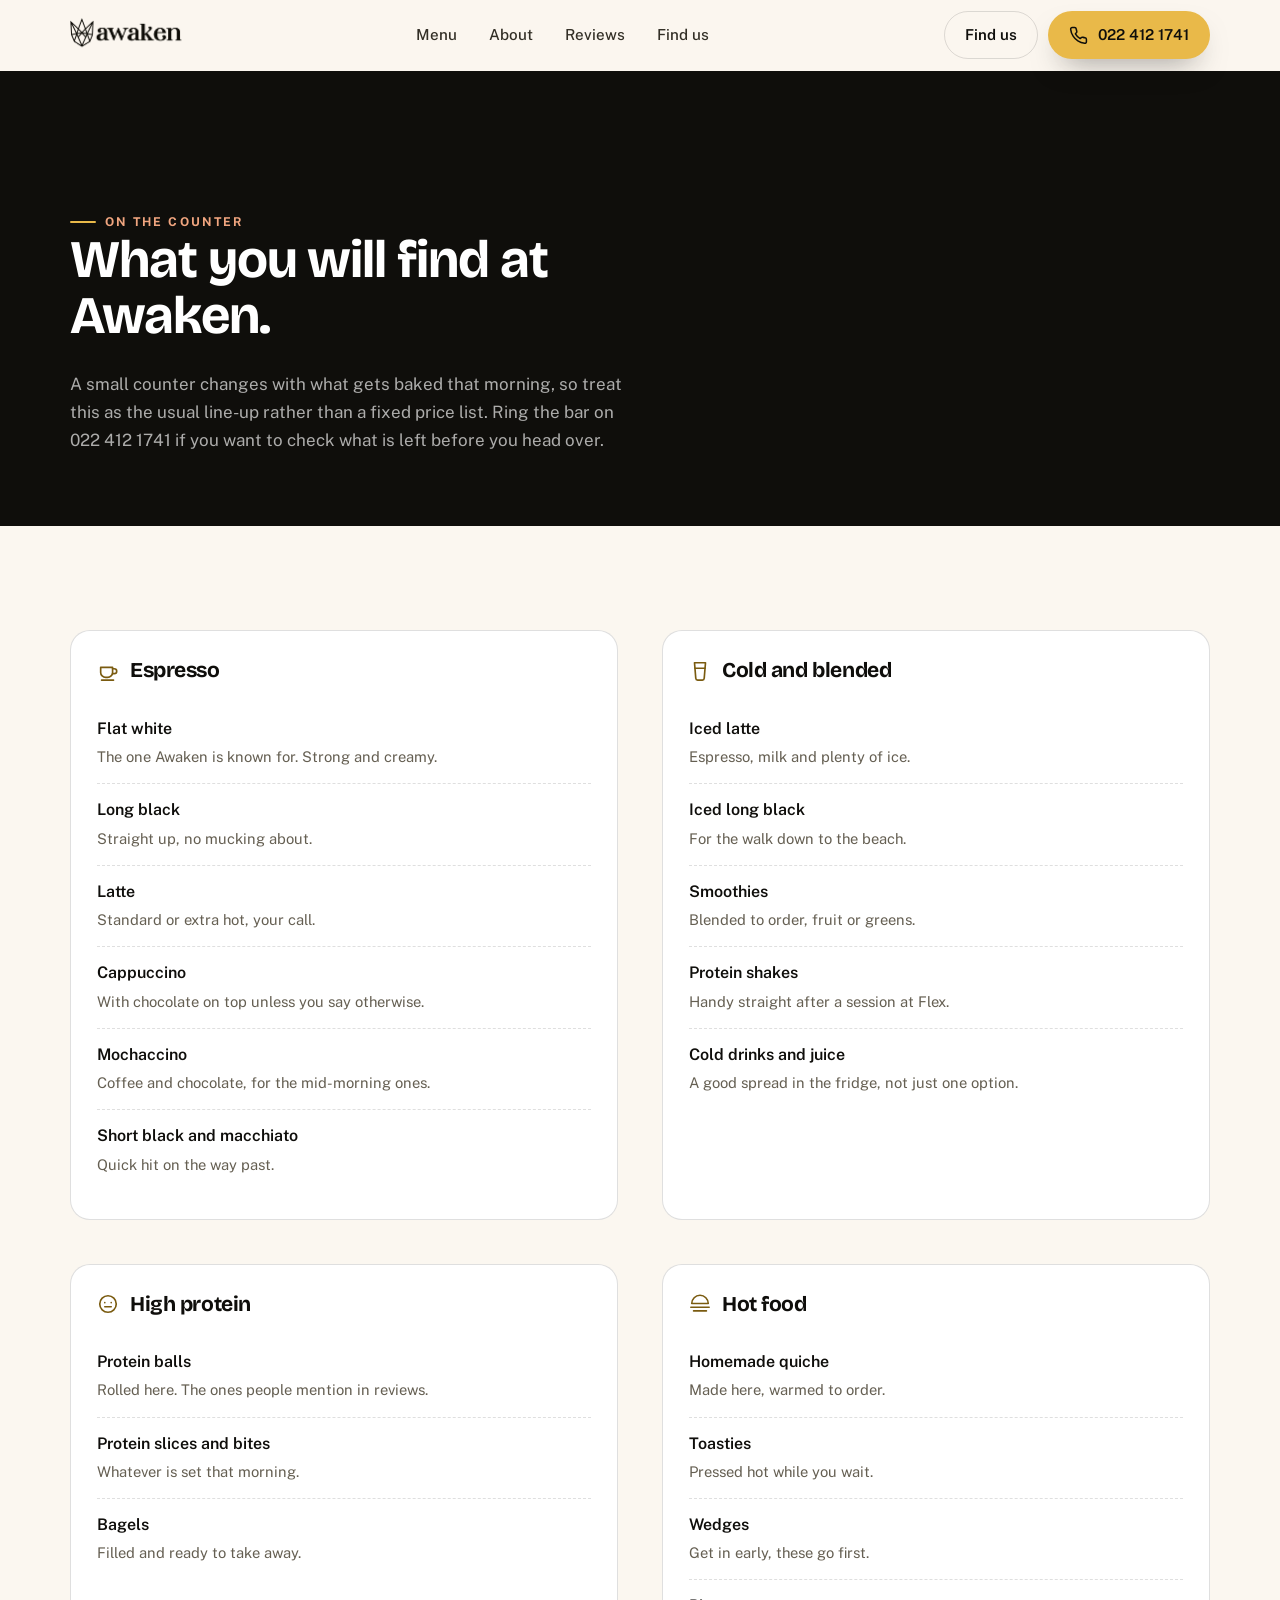
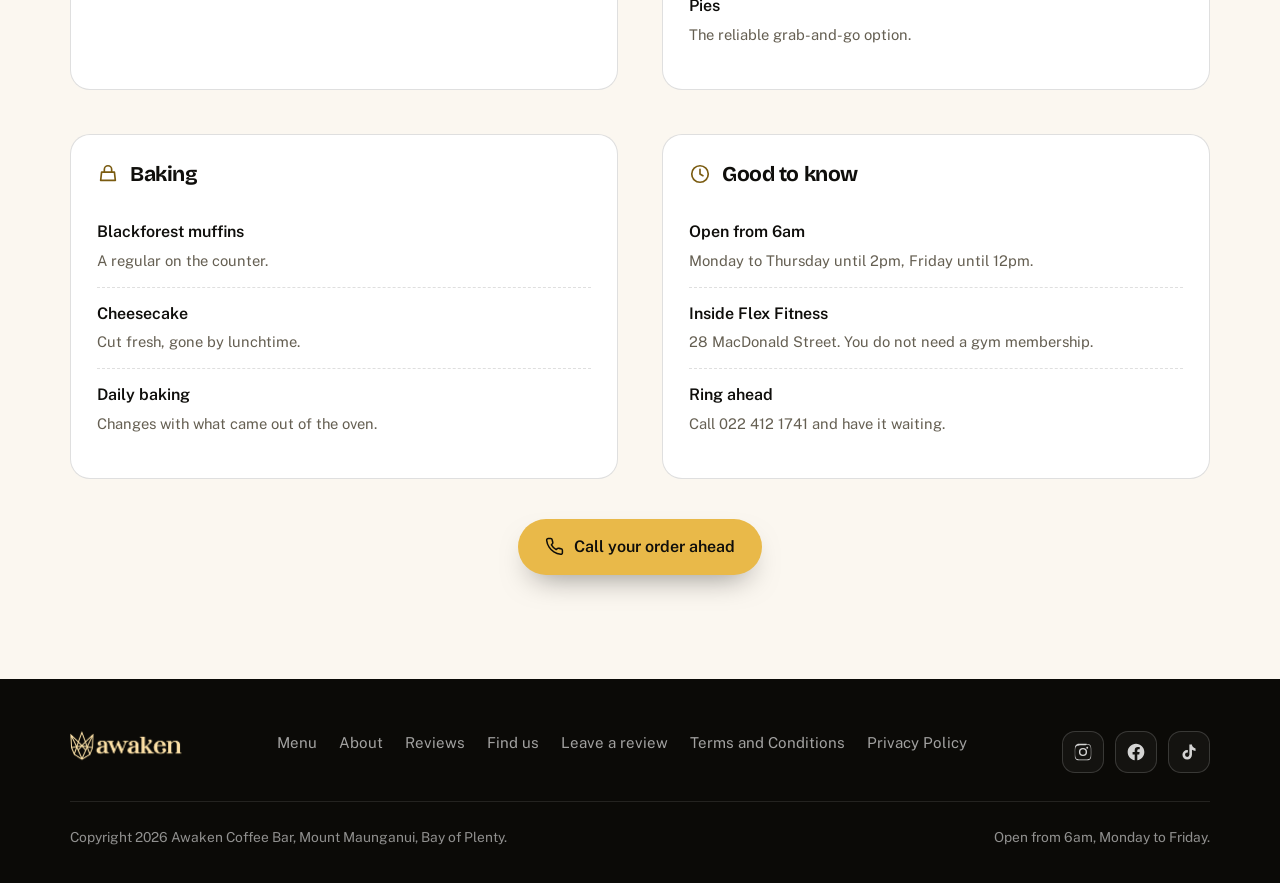
<file: menu.html>
<!DOCTYPE html>
<html lang="en-NZ">
<head>
<meta charset="utf-8">
<meta name="viewport" content="width=device-width, initial-scale=1">
<title>Menu | Awaken Coffee Bar, Mount Maunganui</title>
<meta name="description" content="What is on the counter at Awaken Coffee Bar, 28 MacDonald Street, Mount Maunganui. Coffee, cold drinks, smoothies, protein balls, quiche and baking made in-house.">
<meta name="theme-color" content="#16110D">

<meta property="og:type" content="website">
<meta property="og:title" content="Menu | Awaken Coffee Bar, Mount Maunganui">
<meta property="og:description" content="Coffee, cold drinks, smoothies, protein balls, quiche and baking made in-house. Open from 6am weekdays.">
<meta property="og:image" content="https://awaken-coffee-bar-demo.vercel.app/img/interior-wide.webp">

<link rel="icon" href="data:image/svg+xml,%3Csvg xmlns='http://www.w3.org/2000/svg' viewBox='0 0 64 64'%3E%3Crect width='64' height='64' rx='16' fill='%2316110D'/%3E%3Cpath d='M16 24h26v12a11 11 0 0 1-11 11h-4a11 11 0 0 1-11-11V24Zm26 3h4a5 5 0 0 1 0 10h-4M18 54h26' fill='none' stroke='%23D2501C' stroke-width='4' stroke-linecap='round' stroke-linejoin='round'/%3E%3C/svg%3E">
<link rel="preconnect" href="https://fonts.googleapis.com">
<link rel="preconnect" href="https://fonts.gstatic.com" crossorigin>
<link href="https://fonts.googleapis.com/css2?family=Bricolage+Grotesque:opsz,wght@12..96,400;12..96,600;12..96,700;12..96,800&family=Public+Sans:wght@400;500;600;700&display=swap" rel="stylesheet">
<link rel="stylesheet" href="assets/styles.css">
<noscript><style>#intro{display:none !important;}.rv{opacity:1 !important;transform:none !important;}</style></noscript>
</head>
<body>

<div id="intro"><div class="intro-mark"><img src="img/awaken-logo.png" alt="Awaken Coffee Bar" width="900" height="274"><small>Mount Maunganui</small></div></div>

<header class="nav">
  <div class="wrap nav-in">
    <a class="brand" href="index.html" aria-label="Awaken Coffee Bar home">
      <img class="brand-logo" src="img/awaken-logo.png" alt="Awaken Coffee Bar" width="900" height="274">
    </a>
    <nav class="nav-links" aria-label="Primary">
      <a href="index.html#menu">Menu</a>
      <a href="index.html#about">About</a>
      <a href="index.html#reviews">Reviews</a>
      <a href="index.html#find-us">Find us</a>
    </nav>
    <div class="nav-cta">
      <a class="btn btn-ghost" href="index.html#find-us">Find us</a>
      <a class="btn btn-primary" href="tel:+64224121741">
        <svg viewBox="0 0 24 24" fill="none" stroke="currentColor" stroke-width="1.9" stroke-linecap="round" stroke-linejoin="round" aria-hidden="true"><path d="M22 16.9v3a2 2 0 0 1-2.2 2 19.8 19.8 0 0 1-8.6-3.1 19.5 19.5 0 0 1-6-6A19.8 19.8 0 0 1 2.1 4.2 2 2 0 0 1 4.1 2h3a2 2 0 0 1 2 1.7c.1 1 .4 1.9.7 2.8a2 2 0 0 1-.5 2.1L8.1 9.9a16 16 0 0 0 6 6l1.3-1.2a2 2 0 0 1 2.1-.5c.9.3 1.8.6 2.8.7a2 2 0 0 1 1.7 2Z"/></svg>
        022 412 1741
      </a>
      <button class="burger" aria-label="Open menu" aria-expanded="false">
        <svg viewBox="0 0 24 24" fill="none" stroke="currentColor" stroke-width="2" stroke-linecap="round" aria-hidden="true"><path d="M4 7h16M4 12h16M4 17h16"/></svg>
      </button>
    </div>
  </div>
  <div class="mobile-menu">
    <ul>
      <li><a href="index.html#menu">Menu</a></li>
      <li><a href="index.html#about">About Awaken</a></li>
      <li><a href="index.html#reviews">Google reviews</a></li>
      <li><a href="index.html#find-us">Find us</a></li>
      <li><a href="tel:+64224121741">Call 022 412 1741</a></li>
    </ul>
  </div>
</header>

<section class="page-head">
  <div class="wrap">
    <p class="eyebrow" style="color:#F0A57F;">On the counter</p>
    <h1>What you will find at Awaken.</h1>
    <p>A small counter changes with what gets baked that morning, so treat this as the usual line-up rather than a fixed price list. Ring the bar on 022 412 1741 if you want to check what is left before you head over.</p>
  </div>
</section>

<section class="band-bone">
  <div class="wrap">
    <div class="menu-groups">

      <div class="menu-group rv">
        <h3>
          <svg viewBox="0 0 24 24" fill="none" stroke="currentColor" stroke-width="1.8" stroke-linecap="round" stroke-linejoin="round" aria-hidden="true"><path d="M4 8h13v5.5A5.5 5.5 0 0 1 11.5 19h-2A5.5 5.5 0 0 1 4 13.5V8Z"/><path d="M17 9.5h1.8a2.7 2.7 0 0 1 0 5.4H17"/><path d="M5 22h13"/></svg>
          Espresso
        </h3>
        <ul class="menu-list">
          <li><strong>Flat white</strong><span>The one Awaken is known for. Strong and creamy.</span></li>
          <li><strong>Long black</strong><span>Straight up, no mucking about.</span></li>
          <li><strong>Latte</strong><span>Standard or extra hot, your call.</span></li>
          <li><strong>Cappuccino</strong><span>With chocolate on top unless you say otherwise.</span></li>
          <li><strong>Mochaccino</strong><span>Coffee and chocolate, for the mid-morning ones.</span></li>
          <li><strong>Short black and macchiato</strong><span>Quick hit on the way past.</span></li>
        </ul>
      </div>

      <div class="menu-group rv">
        <h3>
          <svg viewBox="0 0 24 24" fill="none" stroke="currentColor" stroke-width="1.8" stroke-linecap="round" stroke-linejoin="round" aria-hidden="true"><path d="M6 3h12l-1.4 17a2 2 0 0 1-2 1.9h-5.2a2 2 0 0 1-2-1.9L6 3Z"/><path d="M6.6 9h10.8"/></svg>
          Cold and blended
        </h3>
        <ul class="menu-list">
          <li><strong>Iced latte</strong><span>Espresso, milk and plenty of ice.</span></li>
          <li><strong>Iced long black</strong><span>For the walk down to the beach.</span></li>
          <li><strong>Smoothies</strong><span>Blended to order, fruit or greens.</span></li>
          <li><strong>Protein shakes</strong><span>Handy straight after a session at Flex.</span></li>
          <li><strong>Cold drinks and juice</strong><span>A good spread in the fridge, not just one option.</span></li>
        </ul>
      </div>

      <div class="menu-group rv">
        <h3>
          <svg viewBox="0 0 24 24" fill="none" stroke="currentColor" stroke-width="1.8" stroke-linecap="round" stroke-linejoin="round" aria-hidden="true"><circle cx="12" cy="12" r="9"/><path d="M8.5 10.5h.01M15.5 10.5h.01M8.5 15h7"/></svg>
          High protein
        </h3>
        <ul class="menu-list">
          <li><strong>Protein balls</strong><span>Rolled here. The ones people mention in reviews.</span></li>
          <li><strong>Protein slices and bites</strong><span>Whatever is set that morning.</span></li>
          <li><strong>Bagels</strong><span>Filled and ready to take away.</span></li>
        </ul>
      </div>

      <div class="menu-group rv">
        <h3>
          <svg viewBox="0 0 24 24" fill="none" stroke="currentColor" stroke-width="1.8" stroke-linecap="round" stroke-linejoin="round" aria-hidden="true"><path d="M3 11.5a9 9 0 0 1 18 0Z"/><path d="M2 15.5h20M5 19.5h14"/></svg>
          Hot food
        </h3>
        <ul class="menu-list">
          <li><strong>Homemade quiche</strong><span>Made here, warmed to order.</span></li>
          <li><strong>Toasties</strong><span>Pressed hot while you wait.</span></li>
          <li><strong>Wedges</strong><span>Get in early, these go first.</span></li>
          <li><strong>Pies</strong><span>The reliable grab-and-go option.</span></li>
        </ul>
      </div>

      <div class="menu-group rv">
        <h3>
          <svg viewBox="0 0 24 24" fill="none" stroke="currentColor" stroke-width="1.8" stroke-linecap="round" stroke-linejoin="round" aria-hidden="true"><path d="M4 19h16l-1-9H5l-1 9Z"/><path d="M8 10V7a4 4 0 0 1 8 0v3"/></svg>
          Baking
        </h3>
        <ul class="menu-list">
          <li><strong>Blackforest muffins</strong><span>A regular on the counter.</span></li>
          <li><strong>Cheesecake</strong><span>Cut fresh, gone by lunchtime.</span></li>
          <li><strong>Daily baking</strong><span>Changes with what came out of the oven.</span></li>
        </ul>
      </div>

      <div class="menu-group rv">
        <h3>
          <svg viewBox="0 0 24 24" fill="none" stroke="currentColor" stroke-width="1.8" stroke-linecap="round" stroke-linejoin="round" aria-hidden="true"><circle cx="12" cy="12" r="9"/><path d="M12 7v5l3.2 1.9"/></svg>
          Good to know
        </h3>
        <ul class="menu-list">
          <li><strong>Open from 6am</strong><span>Monday to Thursday until 2pm, Friday until 12pm.</span></li>
          <li><strong>Inside Flex Fitness</strong><span>28 MacDonald Street. You do not need a gym membership.</span></li>
          <li><strong>Ring ahead</strong><span>Call 022 412 1741 and have it waiting.</span></li>
        </ul>
      </div>

    </div>

    <div class="rev-more rv" style="margin-top:40px;gap:12px;flex-wrap:wrap;">
      <a class="btn btn-primary" href="tel:+64224121741">
        <svg viewBox="0 0 24 24" fill="none" stroke="currentColor" stroke-width="1.9" stroke-linecap="round" stroke-linejoin="round" aria-hidden="true"><path d="M22 16.9v3a2 2 0 0 1-2.2 2 19.8 19.8 0 0 1-8.6-3.1 19.5 19.5 0 0 1-6-6A19.8 19.8 0 0 1 2.1 4.2 2 2 0 0 1 4.1 2h3a2 2 0 0 1 2 1.7c.1 1 .4 1.9.7 2.8a2 2 0 0 1-.5 2.1L8.1 9.9a16 16 0 0 0 6 6l1.3-1.2a2 2 0 0 1 2.1-.5c.9.3 1.8.6 2.8.7a2 2 0 0 1 1.7 2Z"/></svg>
        Call your order ahead
      </a>
    </div>
  </div>
</section>

<footer class="foot">
  <div class="wrap">
    <div class="foot-top">
      <a class="brand" href="index.html">
        <img class="brand-logo" src="img/awaken-logo.png" alt="Awaken Coffee Bar" width="900" height="274">
      </a>
      <nav class="foot-links" aria-label="Footer">
        <a href="index.html#menu">Menu</a>
        <a href="index.html#about">About</a>
        <a href="index.html#reviews">Reviews</a>
        <a href="index.html#find-us">Find us</a>
        <a href="https://search.google.com/local/writereview?placeid=ChIJcR1dC3DZbW0RlMDlcSZtqz4" target="_blank" rel="noopener">Leave a review</a>
        <a href="terms.html">Terms and Conditions</a>
        <a href="privacy.html">Privacy Policy</a>
      </nav>
      <div class="socials">
        <a href="https://www.instagram.com/awakencoffee_mount/" target="_blank" rel="noopener" aria-label="Awaken Coffee on Instagram">
          <svg viewBox="0 0 24 24" fill="currentColor" aria-hidden="true"><path d="M12 2.2c3.2 0 3.6 0 4.9.07 1.2.05 1.8.25 2.2.42.6.22 1 .48 1.4.9.4.4.7.8.9 1.4.2.4.4 1 .4 2.2.1 1.3.1 1.7.1 4.9s0 3.6-.1 4.9c0 1.2-.2 1.8-.4 2.2-.2.6-.5 1-.9 1.4-.4.4-.8.7-1.4.9-.4.2-1 .4-2.2.4-1.3.1-1.7.1-4.9.1s-3.6 0-4.9-.1c-1.2 0-1.8-.2-2.2-.4-.6-.2-1-.5-1.4-.9-.4-.4-.7-.8-.9-1.4-.2-.4-.4-1-.4-2.2C2.2 15.6 2.2 15.2 2.2 12s0-3.6.1-4.9c0-1.2.2-1.8.4-2.2.2-.6.5-1 .9-1.4.4-.4.8-.7 1.4-.9.4-.2 1-.4 2.2-.4C8.4 2.2 8.8 2.2 12 2.2Zm0 1.8c-3.1 0-3.5 0-4.7.07-1.1.05-1.7.24-2.1.4-.5.2-.9.44-1.3.84-.4.4-.64.8-.84 1.3-.16.4-.35 1-.4 2.1C2.6 8.9 2.6 9.3 2.6 12s0 3.1.06 4.3c.05 1.1.24 1.7.4 2.1.2.5.44.9.84 1.3.4.4.8.64 1.3.84.4.16 1 .35 2.1.4 1.2.06 1.6.06 4.7.06s3.5 0 4.7-.06c1.1-.05 1.7-.24 2.1-.4.5-.2.9-.44 1.3-.84.4-.4.64-.8.84-1.3.16-.4.35-1 .4-2.1.06-1.2.06-1.6.06-4.3s0-3.1-.06-4.3c-.05-1.1-.24-1.7-.4-2.1-.2-.5-.44-.9-.84-1.3-.4-.4-.8-.64-1.3-.84-.4-.16-1-.35-2.1-.4C15.5 4 15.1 4 12 4Zm0 3.1a4.9 4.9 0 1 1 0 9.8 4.9 4.9 0 0 1 0-9.8Zm0 8.08a3.18 3.18 0 1 0 0-6.36 3.18 3.18 0 0 0 0 6.36Zm6.24-8.28a1.14 1.14 0 1 1-2.28 0 1.14 1.14 0 0 1 2.28 0Z"/></svg>
        </a>
        <a href="https://www.facebook.com/awakencoffeecart/" target="_blank" rel="noopener" aria-label="Awaken Coffee on Facebook">
          <svg viewBox="0 0 24 24" fill="currentColor" aria-hidden="true"><path d="M22 12.06C22 6.5 17.52 2 12 2S2 6.5 2 12.06c0 5 3.66 9.15 8.44 9.94v-7.03H7.9v-2.9h2.54V9.85c0-2.52 1.5-3.91 3.77-3.91 1.1 0 2.24.2 2.24.2v2.46h-1.26c-1.24 0-1.63.78-1.63 1.57v1.89h2.78l-.45 2.9h-2.33V22c4.78-.79 8.44-4.94 8.44-9.94Z"/></svg>
        </a>
        <a href="https://www.tiktok.com/search?q=Awaken%20Coffee%20Mount%20Maunganui" target="_blank" rel="noopener" aria-label="Search Awaken Coffee on TikTok">
          <svg viewBox="0 0 24 24" fill="currentColor" aria-hidden="true"><path d="M16.6 5.82A4.28 4.28 0 0 1 15.54 3h-3.1v12.4a2.59 2.59 0 0 1-2.6 2.5 2.6 2.6 0 0 1 0-5.2c.27 0 .53.04.78.12v-3.16a5.72 5.72 0 0 0-.78-.05 5.72 5.72 0 1 0 5.72 5.72V9.4a7.35 7.35 0 0 0 4.3 1.38V7.68a4.28 4.28 0 0 1-3.26-1.86Z"/></svg>
        </a>
      </div>
    </div>
    <div class="foot-bot">
      <p>Copyright <span data-year>2026</span> Awaken Coffee Bar, Mount Maunganui, Bay of Plenty.</p>
      <p>Open from 6am, Monday to Friday.</p>
    </div>
  </div>
</footer>

<script src="assets/site.js" defer></script>
</body>
</html>
</file>
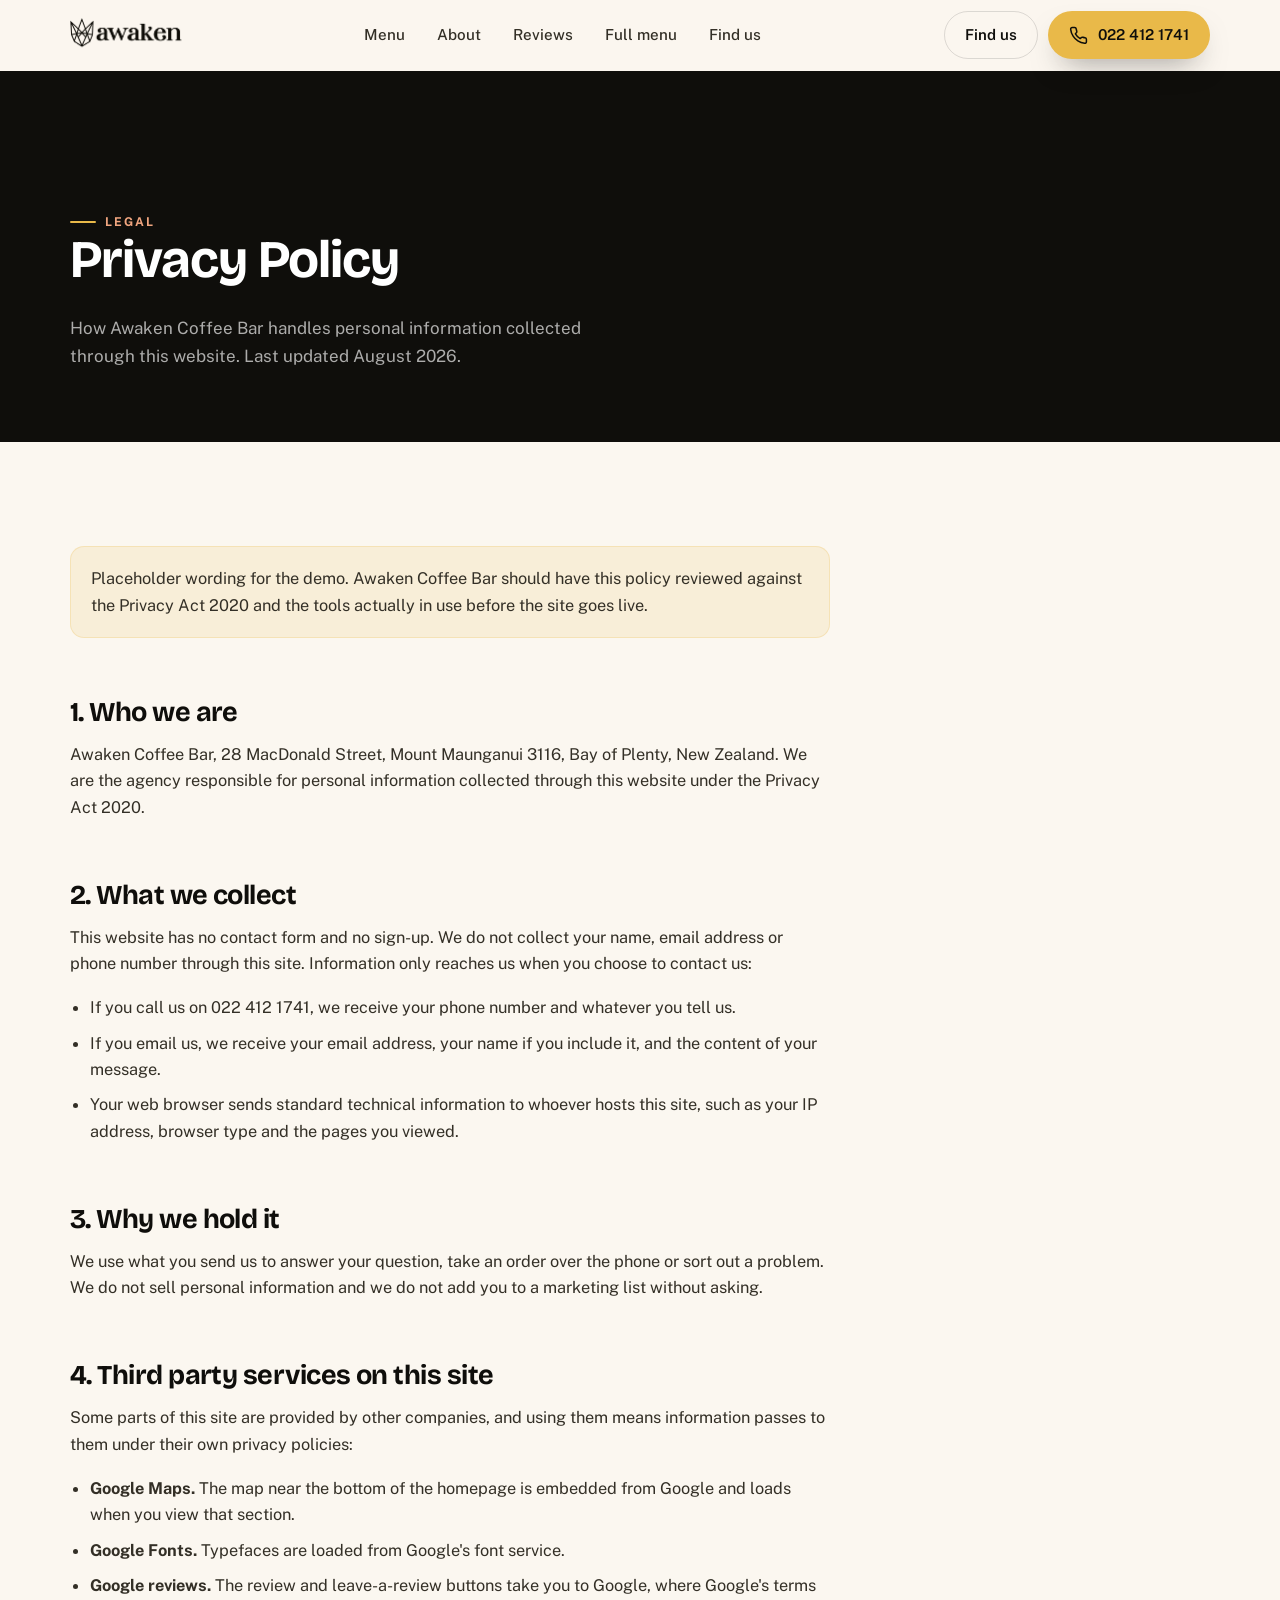
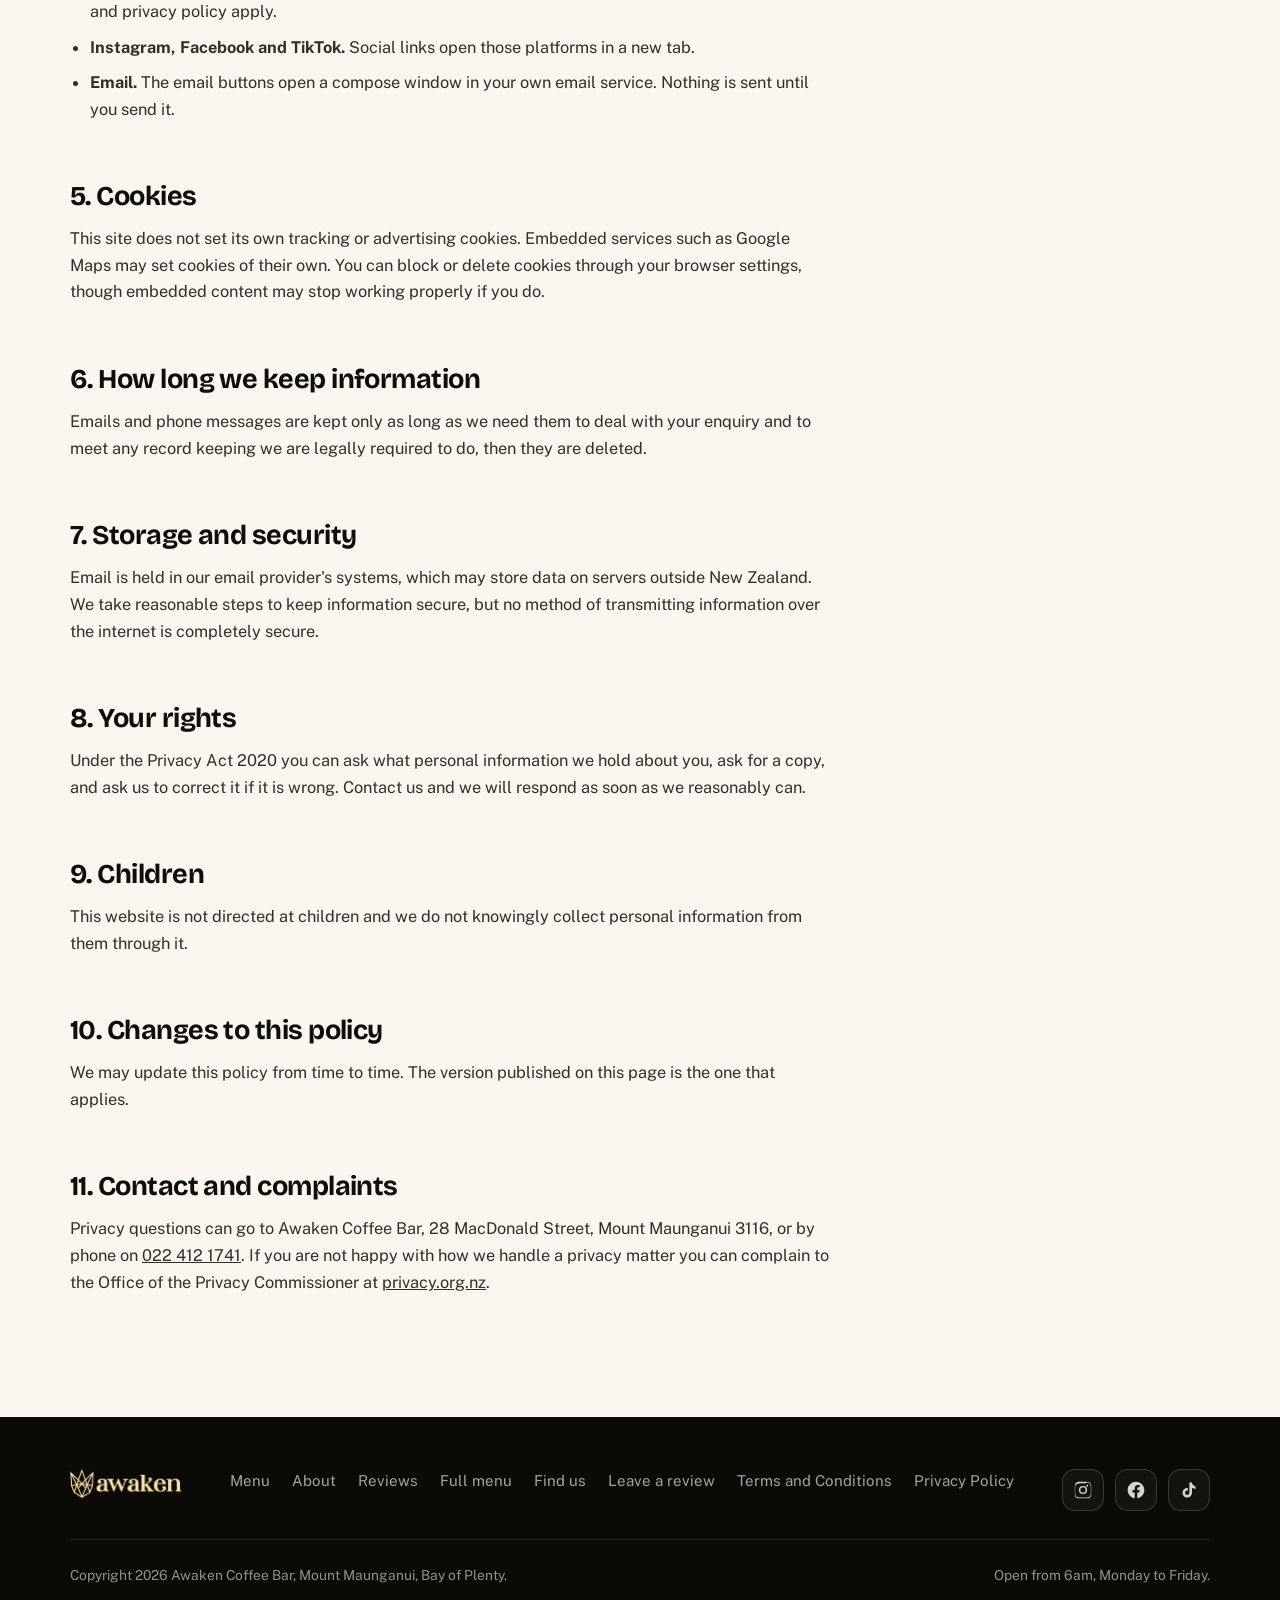
<file: privacy.html>
<!DOCTYPE html>
<html lang="en-NZ">
<head>
<meta charset="utf-8">
<meta name="viewport" content="width=device-width, initial-scale=1">
<title>Privacy Policy | Awaken Coffee Bar, Mount Maunganui</title>
<meta name="description" content="Privacy policy for the Awaken Coffee Bar website, Mount Maunganui.">
<meta name="theme-color" content="#16110D">
<meta name="robots" content="noindex">
<link rel="icon" href="data:image/svg+xml,%3Csvg xmlns='http://www.w3.org/2000/svg' viewBox='0 0 64 64'%3E%3Crect width='64' height='64' rx='16' fill='%2316110D'/%3E%3Cpath d='M16 24h26v12a11 11 0 0 1-11 11h-4a11 11 0 0 1-11-11V24Zm26 3h4a5 5 0 0 1 0 10h-4M18 54h26' fill='none' stroke='%23D2501C' stroke-width='4' stroke-linecap='round' stroke-linejoin='round'/%3E%3C/svg%3E">
<link rel="preconnect" href="https://fonts.googleapis.com">
<link rel="preconnect" href="https://fonts.gstatic.com" crossorigin>
<link href="https://fonts.googleapis.com/css2?family=Bricolage+Grotesque:opsz,wght@12..96,400;12..96,600;12..96,700;12..96,800&family=Public+Sans:wght@400;500;600;700&display=swap" rel="stylesheet">
<link rel="stylesheet" href="assets/styles.css">
<noscript><style>#intro{display:none !important;}.rv{opacity:1 !important;transform:none !important;}</style></noscript>
</head>
<body>

<div id="intro"><div class="intro-mark"><img src="img/awaken-logo.png" alt="Awaken Coffee Bar" width="900" height="274"><small>Mount Maunganui</small></div></div>

<header class="nav">
  <div class="wrap nav-in">
    <a class="brand" href="index.html" aria-label="Awaken Coffee Bar home">
      <img class="brand-logo" src="img/awaken-logo.png" alt="Awaken Coffee Bar" width="900" height="274">
    </a>
    <nav class="nav-links" aria-label="Primary">
      <a href="index.html#menu">Menu</a>
      <a href="index.html#about">About</a>
      <a href="index.html#reviews">Reviews</a>
      <a href="menu.html">Full menu</a>
      <a href="index.html#find-us">Find us</a>
    </nav>
    <div class="nav-cta">
      <a class="btn btn-ghost" href="index.html#find-us">Find us</a>
      <a class="btn btn-primary" href="tel:+64224121741">
        <svg viewBox="0 0 24 24" fill="none" stroke="currentColor" stroke-width="1.9" stroke-linecap="round" stroke-linejoin="round" aria-hidden="true"><path d="M22 16.9v3a2 2 0 0 1-2.2 2 19.8 19.8 0 0 1-8.6-3.1 19.5 19.5 0 0 1-6-6A19.8 19.8 0 0 1 2.1 4.2 2 2 0 0 1 4.1 2h3a2 2 0 0 1 2 1.7c.1 1 .4 1.9.7 2.8a2 2 0 0 1-.5 2.1L8.1 9.9a16 16 0 0 0 6 6l1.3-1.2a2 2 0 0 1 2.1-.5c.9.3 1.8.6 2.8.7a2 2 0 0 1 1.7 2Z"/></svg>
        022 412 1741
      </a>
      <button class="burger" aria-label="Open menu" aria-expanded="false">
        <svg viewBox="0 0 24 24" fill="none" stroke="currentColor" stroke-width="2" stroke-linecap="round" aria-hidden="true"><path d="M4 7h16M4 12h16M4 17h16"/></svg>
      </button>
    </div>
  </div>
  <div class="mobile-menu">
    <ul>
      <li><a href="index.html#menu">Menu</a></li>
      <li><a href="index.html#about">About Awaken</a></li>
      <li><a href="index.html#reviews">Google reviews</a></li>
      <li><a href="menu.html">Full menu</a></li>
      <li><a href="index.html#find-us">Find us</a></li>
    </ul>
  </div>
</header>

<section class="page-head">
  <div class="wrap">
    <p class="eyebrow" style="color:#F0A57F;">Legal</p>
    <h1>Privacy Policy</h1>
    <p>How Awaken Coffee Bar handles personal information collected through this website. Last updated August 2026.</p>
  </div>
</section>

<section class="band-bone">
  <div class="wrap">
    <div class="prose rv">
      <p class="note">Placeholder wording for the demo. Awaken Coffee Bar should have this policy reviewed against the Privacy Act 2020 and the tools actually in use before the site goes live.</p>

      <h2>1. Who we are</h2>
      <p>Awaken Coffee Bar, 28 MacDonald Street, Mount Maunganui 3116, Bay of Plenty, New Zealand. We are the agency responsible for personal information collected through this website under the Privacy Act 2020.</p>

      <h2>2. What we collect</h2>
      <p>This website has no contact form and no sign-up. We do not collect your name, email address or phone number through this site. Information only reaches us when you choose to contact us:</p>
      <ul>
        <li>If you call us on 022 412 1741, we receive your phone number and whatever you tell us.</li>
        <li>If you email us, we receive your email address, your name if you include it, and the content of your message.</li>
        <li>Your web browser sends standard technical information to whoever hosts this site, such as your IP address, browser type and the pages you viewed.</li>
      </ul>

      <h2>3. Why we hold it</h2>
      <p>We use what you send us to answer your question, take an order over the phone or sort out a problem. We do not sell personal information and we do not add you to a marketing list without asking.</p>

      <h2>4. Third party services on this site</h2>
      <p>Some parts of this site are provided by other companies, and using them means information passes to them under their own privacy policies:</p>
      <ul>
        <li><strong>Google Maps.</strong> The map near the bottom of the homepage is embedded from Google and loads when you view that section.</li>
        <li><strong>Google Fonts.</strong> Typefaces are loaded from Google's font service.</li>
        <li><strong>Google reviews.</strong> The review and leave-a-review buttons take you to Google, where Google's terms and privacy policy apply.</li>
        <li><strong>Instagram, Facebook and TikTok.</strong> Social links open those platforms in a new tab.</li>
        <li><strong>Email.</strong> The email buttons open a compose window in your own email service. Nothing is sent until you send it.</li>
      </ul>

      <h2>5. Cookies</h2>
      <p>This site does not set its own tracking or advertising cookies. Embedded services such as Google Maps may set cookies of their own. You can block or delete cookies through your browser settings, though embedded content may stop working properly if you do.</p>

      <h2>6. How long we keep information</h2>
      <p>Emails and phone messages are kept only as long as we need them to deal with your enquiry and to meet any record keeping we are legally required to do, then they are deleted.</p>

      <h2>7. Storage and security</h2>
      <p>Email is held in our email provider's systems, which may store data on servers outside New Zealand. We take reasonable steps to keep information secure, but no method of transmitting information over the internet is completely secure.</p>

      <h2>8. Your rights</h2>
      <p>Under the Privacy Act 2020 you can ask what personal information we hold about you, ask for a copy, and ask us to correct it if it is wrong. Contact us and we will respond as soon as we reasonably can.</p>

      <h2>9. Children</h2>
      <p>This website is not directed at children and we do not knowingly collect personal information from them through it.</p>

      <h2>10. Changes to this policy</h2>
      <p>We may update this policy from time to time. The version published on this page is the one that applies.</p>

      <h2>11. Contact and complaints</h2>
      <p>Privacy questions can go to Awaken Coffee Bar, 28 MacDonald Street, Mount Maunganui 3116, or by phone on <a href="tel:+64224121741">022 412 1741</a>. If you are not happy with how we handle a privacy matter you can complain to the Office of the Privacy Commissioner at <a href="https://www.privacy.org.nz" target="_blank" rel="noopener">privacy.org.nz</a>.</p>
    </div>
  </div>
</section>

<footer class="foot">
  <div class="wrap">
    <div class="foot-top">
      <a class="brand" href="index.html">
        <img class="brand-logo" src="img/awaken-logo.png" alt="Awaken Coffee Bar" width="900" height="274">
      </a>
      <nav class="foot-links" aria-label="Footer">
        <a href="index.html#menu">Menu</a>
        <a href="index.html#about">About</a>
        <a href="index.html#reviews">Reviews</a>
        <a href="menu.html">Full menu</a>
        <a href="index.html#find-us">Find us</a>
        <a href="https://search.google.com/local/writereview?placeid=ChIJcR1dC3DZbW0RlMDlcSZtqz4" target="_blank" rel="noopener">Leave a review</a>
        <a href="terms.html">Terms and Conditions</a>
        <a href="privacy.html">Privacy Policy</a>
      </nav>
      <div class="socials">
        <a href="https://www.instagram.com/awakencoffee_mount/" target="_blank" rel="noopener" aria-label="Awaken Coffee on Instagram">
          <svg viewBox="0 0 24 24" fill="currentColor" aria-hidden="true"><path d="M12 2.2c3.2 0 3.6 0 4.9.07 1.2.05 1.8.25 2.2.42.6.22 1 .48 1.4.9.4.4.7.8.9 1.4.2.4.4 1 .4 2.2.1 1.3.1 1.7.1 4.9s0 3.6-.1 4.9c0 1.2-.2 1.8-.4 2.2-.2.6-.5 1-.9 1.4-.4.4-.8.7-1.4.9-.4.2-1 .4-2.2.4-1.3.1-1.7.1-4.9.1s-3.6 0-4.9-.1c-1.2 0-1.8-.2-2.2-.4-.6-.2-1-.5-1.4-.9-.4-.4-.7-.8-.9-1.4-.2-.4-.4-1-.4-2.2C2.2 15.6 2.2 15.2 2.2 12s0-3.6.1-4.9c0-1.2.2-1.8.4-2.2.2-.6.5-1 .9-1.4.4-.4.8-.7 1.4-.9.4-.2 1-.4 2.2-.4C8.4 2.2 8.8 2.2 12 2.2Zm0 1.8c-3.1 0-3.5 0-4.7.07-1.1.05-1.7.24-2.1.4-.5.2-.9.44-1.3.84-.4.4-.64.8-.84 1.3-.16.4-.35 1-.4 2.1C2.6 8.9 2.6 9.3 2.6 12s0 3.1.06 4.3c.05 1.1.24 1.7.4 2.1.2.5.44.9.84 1.3.4.4.8.64 1.3.84.4.16 1 .35 2.1.4 1.2.06 1.6.06 4.7.06s3.5 0 4.7-.06c1.1-.05 1.7-.24 2.1-.4.5-.2.9-.44 1.3-.84.4-.4.64-.8.84-1.3.16-.4.35-1 .4-2.1.06-1.2.06-1.6.06-4.3s0-3.1-.06-4.3c-.05-1.1-.24-1.7-.4-2.1-.2-.5-.44-.9-.84-1.3-.4-.4-.8-.64-1.3-.84-.4-.16-1-.35-2.1-.4C15.5 4 15.1 4 12 4Zm0 3.1a4.9 4.9 0 1 1 0 9.8 4.9 4.9 0 0 1 0-9.8Zm0 8.08a3.18 3.18 0 1 0 0-6.36 3.18 3.18 0 0 0 0 6.36Zm6.24-8.28a1.14 1.14 0 1 1-2.28 0 1.14 1.14 0 0 1 2.28 0Z"/></svg>
        </a>
        <a href="https://www.facebook.com/awakencoffeecart/" target="_blank" rel="noopener" aria-label="Awaken Coffee on Facebook">
          <svg viewBox="0 0 24 24" fill="currentColor" aria-hidden="true"><path d="M22 12.06C22 6.5 17.52 2 12 2S2 6.5 2 12.06c0 5 3.66 9.15 8.44 9.94v-7.03H7.9v-2.9h2.54V9.85c0-2.52 1.5-3.91 3.77-3.91 1.1 0 2.24.2 2.24.2v2.46h-1.26c-1.24 0-1.63.78-1.63 1.57v1.89h2.78l-.45 2.9h-2.33V22c4.78-.79 8.44-4.94 8.44-9.94Z"/></svg>
        </a>
        <a href="https://www.tiktok.com/search?q=Awaken%20Coffee%20Mount%20Maunganui" target="_blank" rel="noopener" aria-label="Search Awaken Coffee on TikTok">
          <svg viewBox="0 0 24 24" fill="currentColor" aria-hidden="true"><path d="M16.6 5.82A4.28 4.28 0 0 1 15.54 3h-3.1v12.4a2.59 2.59 0 0 1-2.6 2.5 2.6 2.6 0 0 1 0-5.2c.27 0 .53.04.78.12v-3.16a5.72 5.72 0 0 0-.78-.05 5.72 5.72 0 1 0 5.72 5.72V9.4a7.35 7.35 0 0 0 4.3 1.38V7.68a4.28 4.28 0 0 1-3.26-1.86Z"/></svg>
        </a>
      </div>
    </div>
    <div class="foot-bot">
      <p>Copyright <span data-year>2026</span> Awaken Coffee Bar, Mount Maunganui, Bay of Plenty.</p>
      <p>Open from 6am, Monday to Friday.</p>
    </div>
  </div>
</footer>

<script src="assets/site.js" defer></script>
</body>
</html>
</file>
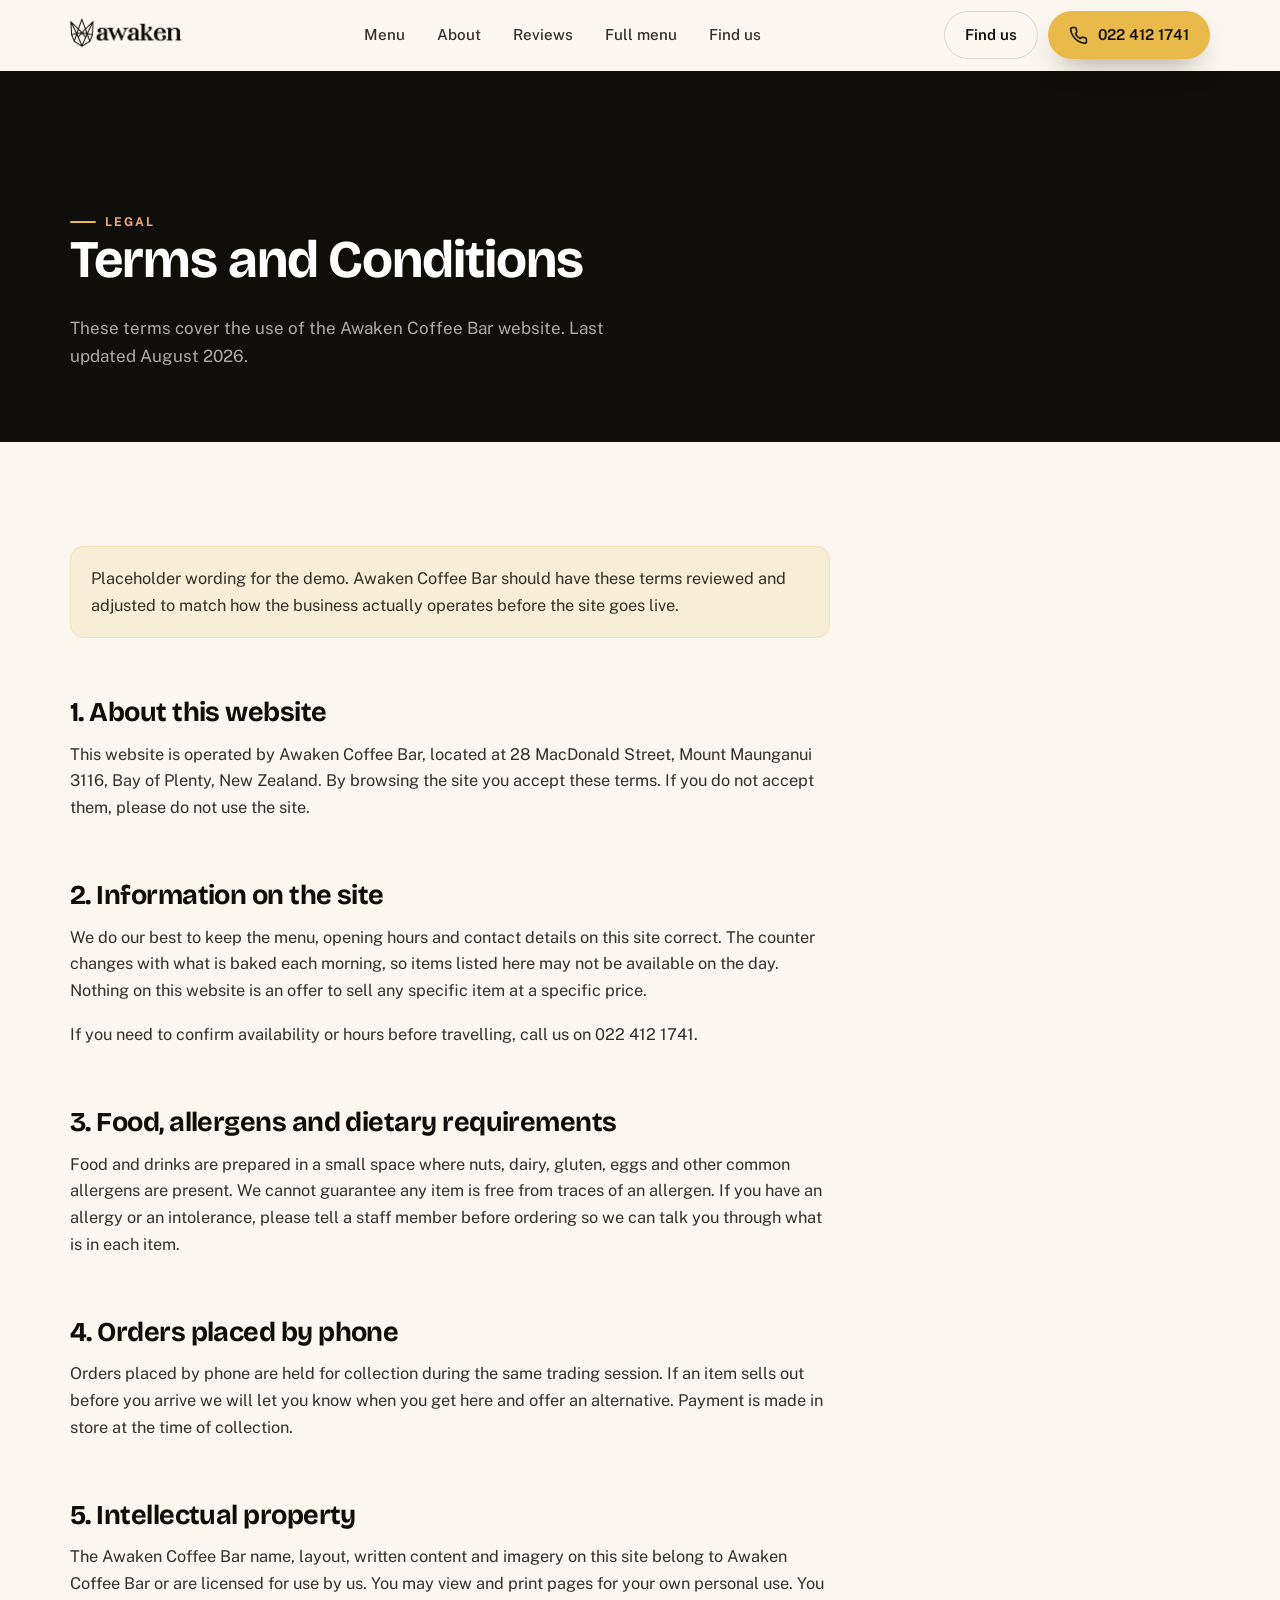
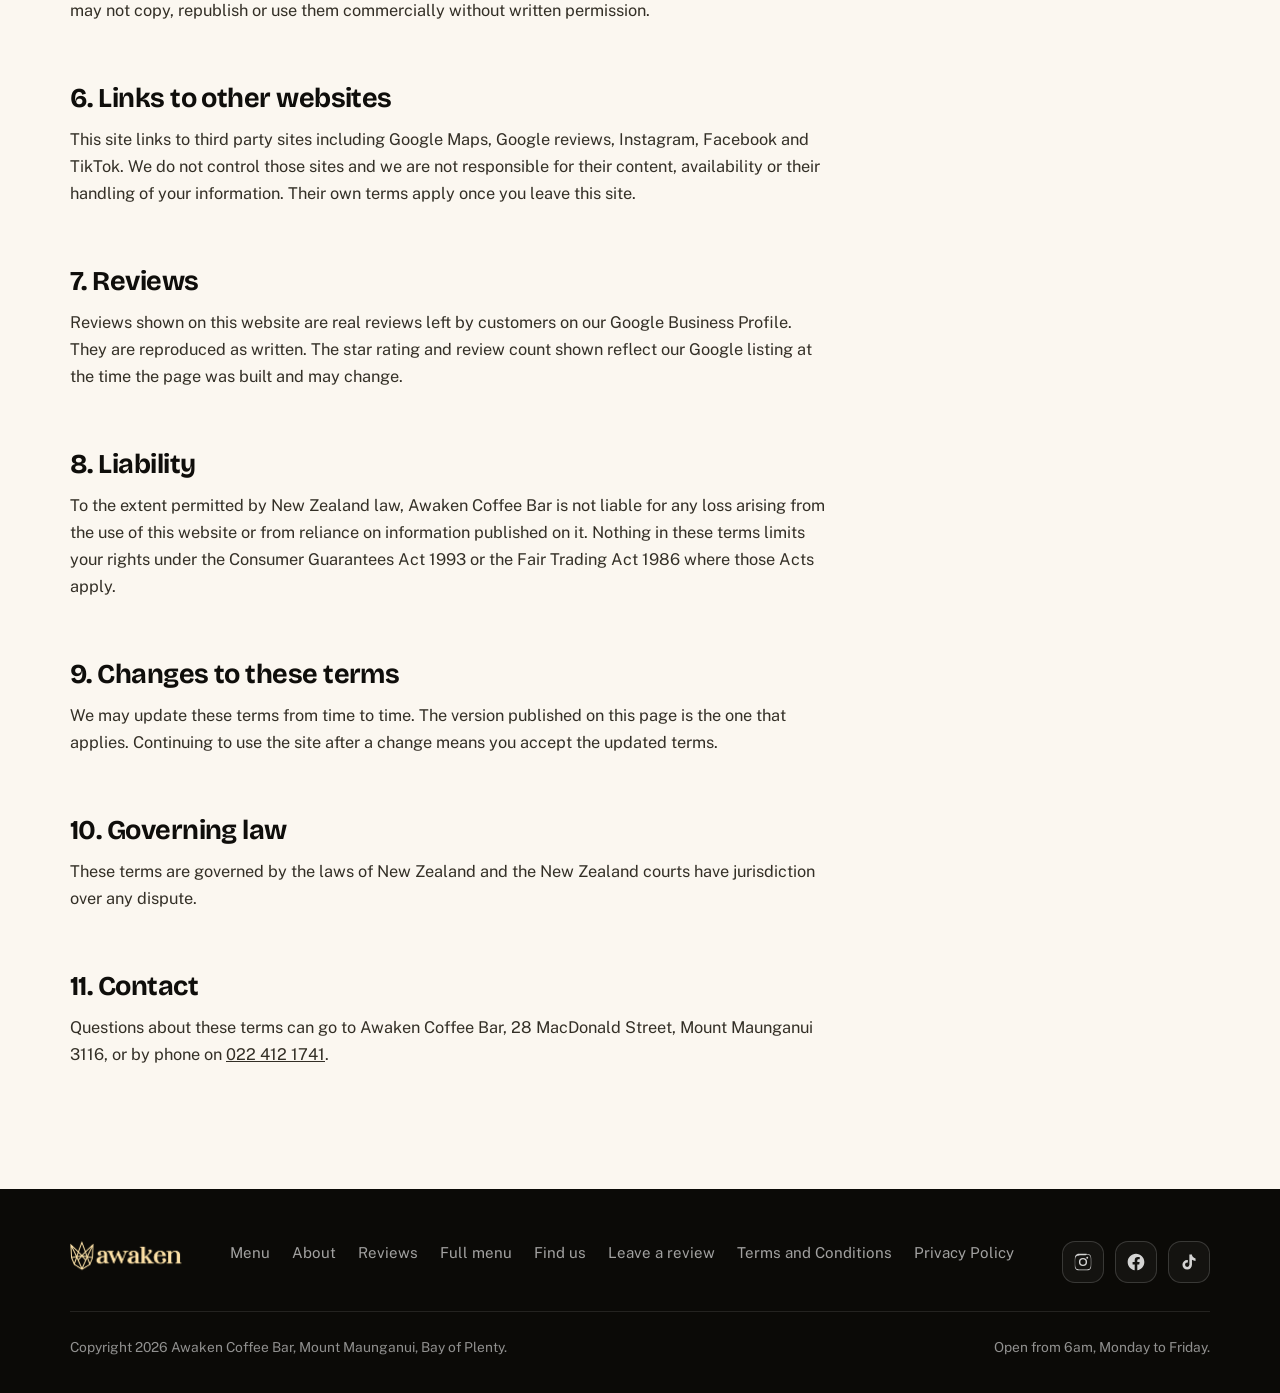
<file: terms.html>
<!DOCTYPE html>
<html lang="en-NZ">
<head>
<meta charset="utf-8">
<meta name="viewport" content="width=device-width, initial-scale=1">
<title>Terms and Conditions | Awaken Coffee Bar, Mount Maunganui</title>
<meta name="description" content="Terms and conditions for the Awaken Coffee Bar website, Mount Maunganui.">
<meta name="theme-color" content="#16110D">
<meta name="robots" content="noindex">
<link rel="icon" href="data:image/svg+xml,%3Csvg xmlns='http://www.w3.org/2000/svg' viewBox='0 0 64 64'%3E%3Crect width='64' height='64' rx='16' fill='%2316110D'/%3E%3Cpath d='M16 24h26v12a11 11 0 0 1-11 11h-4a11 11 0 0 1-11-11V24Zm26 3h4a5 5 0 0 1 0 10h-4M18 54h26' fill='none' stroke='%23D2501C' stroke-width='4' stroke-linecap='round' stroke-linejoin='round'/%3E%3C/svg%3E">
<link rel="preconnect" href="https://fonts.googleapis.com">
<link rel="preconnect" href="https://fonts.gstatic.com" crossorigin>
<link href="https://fonts.googleapis.com/css2?family=Bricolage+Grotesque:opsz,wght@12..96,400;12..96,600;12..96,700;12..96,800&family=Public+Sans:wght@400;500;600;700&display=swap" rel="stylesheet">
<link rel="stylesheet" href="assets/styles.css">
<noscript><style>#intro{display:none !important;}.rv{opacity:1 !important;transform:none !important;}</style></noscript>
</head>
<body>

<div id="intro"><div class="intro-mark"><img src="img/awaken-logo.png" alt="Awaken Coffee Bar" width="900" height="274"><small>Mount Maunganui</small></div></div>

<header class="nav">
  <div class="wrap nav-in">
    <a class="brand" href="index.html" aria-label="Awaken Coffee Bar home">
      <img class="brand-logo" src="img/awaken-logo.png" alt="Awaken Coffee Bar" width="900" height="274">
    </a>
    <nav class="nav-links" aria-label="Primary">
      <a href="index.html#menu">Menu</a>
      <a href="index.html#about">About</a>
      <a href="index.html#reviews">Reviews</a>
      <a href="menu.html">Full menu</a>
      <a href="index.html#find-us">Find us</a>
    </nav>
    <div class="nav-cta">
      <a class="btn btn-ghost" href="index.html#find-us">Find us</a>
      <a class="btn btn-primary" href="tel:+64224121741">
        <svg viewBox="0 0 24 24" fill="none" stroke="currentColor" stroke-width="1.9" stroke-linecap="round" stroke-linejoin="round" aria-hidden="true"><path d="M22 16.9v3a2 2 0 0 1-2.2 2 19.8 19.8 0 0 1-8.6-3.1 19.5 19.5 0 0 1-6-6A19.8 19.8 0 0 1 2.1 4.2 2 2 0 0 1 4.1 2h3a2 2 0 0 1 2 1.7c.1 1 .4 1.9.7 2.8a2 2 0 0 1-.5 2.1L8.1 9.9a16 16 0 0 0 6 6l1.3-1.2a2 2 0 0 1 2.1-.5c.9.3 1.8.6 2.8.7a2 2 0 0 1 1.7 2Z"/></svg>
        022 412 1741
      </a>
      <button class="burger" aria-label="Open menu" aria-expanded="false">
        <svg viewBox="0 0 24 24" fill="none" stroke="currentColor" stroke-width="2" stroke-linecap="round" aria-hidden="true"><path d="M4 7h16M4 12h16M4 17h16"/></svg>
      </button>
    </div>
  </div>
  <div class="mobile-menu">
    <ul>
      <li><a href="index.html#menu">Menu</a></li>
      <li><a href="index.html#about">About Awaken</a></li>
      <li><a href="index.html#reviews">Google reviews</a></li>
      <li><a href="menu.html">Full menu</a></li>
      <li><a href="index.html#find-us">Find us</a></li>
    </ul>
  </div>
</header>

<section class="page-head">
  <div class="wrap">
    <p class="eyebrow" style="color:#F0A57F;">Legal</p>
    <h1>Terms and Conditions</h1>
    <p>These terms cover the use of the Awaken Coffee Bar website. Last updated August 2026.</p>
  </div>
</section>

<section class="band-bone">
  <div class="wrap">
    <div class="prose rv">
      <p class="note">Placeholder wording for the demo. Awaken Coffee Bar should have these terms reviewed and adjusted to match how the business actually operates before the site goes live.</p>

      <h2>1. About this website</h2>
      <p>This website is operated by Awaken Coffee Bar, located at 28 MacDonald Street, Mount Maunganui 3116, Bay of Plenty, New Zealand. By browsing the site you accept these terms. If you do not accept them, please do not use the site.</p>

      <h2>2. Information on the site</h2>
      <p>We do our best to keep the menu, opening hours and contact details on this site correct. The counter changes with what is baked each morning, so items listed here may not be available on the day. Nothing on this website is an offer to sell any specific item at a specific price.</p>
      <p>If you need to confirm availability or hours before travelling, call us on 022 412 1741.</p>

      <h2>3. Food, allergens and dietary requirements</h2>
      <p>Food and drinks are prepared in a small space where nuts, dairy, gluten, eggs and other common allergens are present. We cannot guarantee any item is free from traces of an allergen. If you have an allergy or an intolerance, please tell a staff member before ordering so we can talk you through what is in each item.</p>

      <h2>4. Orders placed by phone</h2>
      <p>Orders placed by phone are held for collection during the same trading session. If an item sells out before you arrive we will let you know when you get here and offer an alternative. Payment is made in store at the time of collection.</p>

      <h2>5. Intellectual property</h2>
      <p>The Awaken Coffee Bar name, layout, written content and imagery on this site belong to Awaken Coffee Bar or are licensed for use by us. You may view and print pages for your own personal use. You may not copy, republish or use them commercially without written permission.</p>

      <h2>6. Links to other websites</h2>
      <p>This site links to third party sites including Google Maps, Google reviews, Instagram, Facebook and TikTok. We do not control those sites and we are not responsible for their content, availability or their handling of your information. Their own terms apply once you leave this site.</p>

      <h2>7. Reviews</h2>
      <p>Reviews shown on this website are real reviews left by customers on our Google Business Profile. They are reproduced as written. The star rating and review count shown reflect our Google listing at the time the page was built and may change.</p>

      <h2>8. Liability</h2>
      <p>To the extent permitted by New Zealand law, Awaken Coffee Bar is not liable for any loss arising from the use of this website or from reliance on information published on it. Nothing in these terms limits your rights under the Consumer Guarantees Act 1993 or the Fair Trading Act 1986 where those Acts apply.</p>

      <h2>9. Changes to these terms</h2>
      <p>We may update these terms from time to time. The version published on this page is the one that applies. Continuing to use the site after a change means you accept the updated terms.</p>

      <h2>10. Governing law</h2>
      <p>These terms are governed by the laws of New Zealand and the New Zealand courts have jurisdiction over any dispute.</p>

      <h2>11. Contact</h2>
      <p>Questions about these terms can go to Awaken Coffee Bar, 28 MacDonald Street, Mount Maunganui 3116, or by phone on <a href="tel:+64224121741">022 412 1741</a>.</p>
    </div>
  </div>
</section>

<footer class="foot">
  <div class="wrap">
    <div class="foot-top">
      <a class="brand" href="index.html">
        <img class="brand-logo" src="img/awaken-logo.png" alt="Awaken Coffee Bar" width="900" height="274">
      </a>
      <nav class="foot-links" aria-label="Footer">
        <a href="index.html#menu">Menu</a>
        <a href="index.html#about">About</a>
        <a href="index.html#reviews">Reviews</a>
        <a href="menu.html">Full menu</a>
        <a href="index.html#find-us">Find us</a>
        <a href="https://search.google.com/local/writereview?placeid=ChIJcR1dC3DZbW0RlMDlcSZtqz4" target="_blank" rel="noopener">Leave a review</a>
        <a href="terms.html">Terms and Conditions</a>
        <a href="privacy.html">Privacy Policy</a>
      </nav>
      <div class="socials">
        <a href="https://www.instagram.com/awakencoffee_mount/" target="_blank" rel="noopener" aria-label="Awaken Coffee on Instagram">
          <svg viewBox="0 0 24 24" fill="currentColor" aria-hidden="true"><path d="M12 2.2c3.2 0 3.6 0 4.9.07 1.2.05 1.8.25 2.2.42.6.22 1 .48 1.4.9.4.4.7.8.9 1.4.2.4.4 1 .4 2.2.1 1.3.1 1.7.1 4.9s0 3.6-.1 4.9c0 1.2-.2 1.8-.4 2.2-.2.6-.5 1-.9 1.4-.4.4-.8.7-1.4.9-.4.2-1 .4-2.2.4-1.3.1-1.7.1-4.9.1s-3.6 0-4.9-.1c-1.2 0-1.8-.2-2.2-.4-.6-.2-1-.5-1.4-.9-.4-.4-.7-.8-.9-1.4-.2-.4-.4-1-.4-2.2C2.2 15.6 2.2 15.2 2.2 12s0-3.6.1-4.9c0-1.2.2-1.8.4-2.2.2-.6.5-1 .9-1.4.4-.4.8-.7 1.4-.9.4-.2 1-.4 2.2-.4C8.4 2.2 8.8 2.2 12 2.2Zm0 1.8c-3.1 0-3.5 0-4.7.07-1.1.05-1.7.24-2.1.4-.5.2-.9.44-1.3.84-.4.4-.64.8-.84 1.3-.16.4-.35 1-.4 2.1C2.6 8.9 2.6 9.3 2.6 12s0 3.1.06 4.3c.05 1.1.24 1.7.4 2.1.2.5.44.9.84 1.3.4.4.8.64 1.3.84.4.16 1 .35 2.1.4 1.2.06 1.6.06 4.7.06s3.5 0 4.7-.06c1.1-.05 1.7-.24 2.1-.4.5-.2.9-.44 1.3-.84.4-.4.64-.8.84-1.3.16-.4.35-1 .4-2.1.06-1.2.06-1.6.06-4.3s0-3.1-.06-4.3c-.05-1.1-.24-1.7-.4-2.1-.2-.5-.44-.9-.84-1.3-.4-.4-.8-.64-1.3-.84-.4-.16-1-.35-2.1-.4C15.5 4 15.1 4 12 4Zm0 3.1a4.9 4.9 0 1 1 0 9.8 4.9 4.9 0 0 1 0-9.8Zm0 8.08a3.18 3.18 0 1 0 0-6.36 3.18 3.18 0 0 0 0 6.36Zm6.24-8.28a1.14 1.14 0 1 1-2.28 0 1.14 1.14 0 0 1 2.28 0Z"/></svg>
        </a>
        <a href="https://www.facebook.com/awakencoffeecart/" target="_blank" rel="noopener" aria-label="Awaken Coffee on Facebook">
          <svg viewBox="0 0 24 24" fill="currentColor" aria-hidden="true"><path d="M22 12.06C22 6.5 17.52 2 12 2S2 6.5 2 12.06c0 5 3.66 9.15 8.44 9.94v-7.03H7.9v-2.9h2.54V9.85c0-2.52 1.5-3.91 3.77-3.91 1.1 0 2.24.2 2.24.2v2.46h-1.26c-1.24 0-1.63.78-1.63 1.57v1.89h2.78l-.45 2.9h-2.33V22c4.78-.79 8.44-4.94 8.44-9.94Z"/></svg>
        </a>
        <a href="https://www.tiktok.com/search?q=Awaken%20Coffee%20Mount%20Maunganui" target="_blank" rel="noopener" aria-label="Search Awaken Coffee on TikTok">
          <svg viewBox="0 0 24 24" fill="currentColor" aria-hidden="true"><path d="M16.6 5.82A4.28 4.28 0 0 1 15.54 3h-3.1v12.4a2.59 2.59 0 0 1-2.6 2.5 2.6 2.6 0 0 1 0-5.2c.27 0 .53.04.78.12v-3.16a5.72 5.72 0 0 0-.78-.05 5.72 5.72 0 1 0 5.72 5.72V9.4a7.35 7.35 0 0 0 4.3 1.38V7.68a4.28 4.28 0 0 1-3.26-1.86Z"/></svg>
        </a>
      </div>
    </div>
    <div class="foot-bot">
      <p>Copyright <span data-year>2026</span> Awaken Coffee Bar, Mount Maunganui, Bay of Plenty.</p>
      <p>Open from 6am, Monday to Friday.</p>
    </div>
  </div>
</footer>

<script src="assets/site.js" defer></script>
</body>
</html>
</file>
<file: assets/styles.css>
/* Awaken Coffee Bar - Mount Maunganui
   Archetype: Fresh  |  Type: Bricolage Grotesque + Public Sans */

:root{
  --ink:#0F0E0B;
  --ink-soft:#332F26;
  --muted:#655F52;
  --bone:#FBF7F0;
  --bone-deep:#F2EBDF;
  --white:#FFFFFF;
  --line:rgba(15,14,11,.13);
  /* gold and black, taken off the awaken wordmark */
  --gold-light:#FDDEA2;   /* the logo gold, for text and marks on black */
  --accent:#E9B949;       /* fills and buttons, black text sits on this at 10.6:1 */
  --accent-deep:#C99A2B;
  --accent-ink:#7A5B10;   /* the only gold that passes as text on cream */
  --accent-wash:rgba(233,185,73,.14);
  --radius:20px;
  --radius-sm:14px;
  --radius-lg:28px;
  --shadow:0 18px 44px -26px rgba(22,17,13,.45);
  --shadow-lift:0 26px 60px -28px rgba(22,17,13,.55);
  --maxw:1180px;
  --ease:cubic-bezier(.2,.7,.25,1);
}

*,*::before,*::after{box-sizing:border-box;}

/* overflow-x:clip (not hidden) so position:sticky on the nav keeps working */
html{-webkit-text-size-adjust:100%;scroll-behavior:smooth;overflow-x:clip;}

body{
  margin:0;
  background:var(--bone);
  color:var(--ink-soft);
  font-family:"Public Sans",-apple-system,BlinkMacSystemFont,"Segoe UI",sans-serif;
  font-size:17px;
  line-height:1.65;
  overflow-x:clip;
  -webkit-font-smoothing:antialiased;
}

img{
  max-width:100%;
  height:auto;
  display:block;
  image-orientation:from-image;
  filter:saturate(.92) contrast(1.06);
}

h1,h2,h3,h4{
  font-family:"Bricolage Grotesque","Public Sans",sans-serif;
  color:var(--ink);
  font-weight:700;
  line-height:1.06;
  letter-spacing:-.02em;
  margin:0 0 .5em;
}

h1{font-size:clamp(2.05rem,7.4vw,4.15rem);}
h2{font-size:clamp(1.72rem,4.6vw,2.85rem);}
h3{font-size:clamp(1.12rem,2.4vw,1.32rem);}

p{margin:0 0 1.05em;}
a{color:inherit;}

.wrap{width:100%;max-width:var(--maxw);margin:0 auto;padding:0 20px;}

.eyebrow{
  display:inline-flex;align-items:center;gap:9px;
  font-family:"Public Sans",sans-serif;
  font-size:.76rem;font-weight:700;letter-spacing:.17em;text-transform:uppercase;
  color:var(--accent-ink);margin:0 0 16px;
}
.eyebrow::before{content:"";width:26px;height:2px;background:var(--accent);border-radius:2px;flex:none;}

section{padding:clamp(58px,9vw,104px) 0;position:relative;}
.band-bone{background:var(--bone);}
.band-white{background:var(--white);}
.band-deep{background:var(--bone-deep);}
.band-dark{background:var(--ink);color:rgba(255,255,255,.78);}
.band-dark h2,.band-dark h3{color:#fff;}

/* ---------- buttons ---------- */
.btn{
  display:inline-flex;align-items:center;justify-content:center;gap:10px;
  min-height:52px;padding:14px 26px;
  border-radius:999px;border:1.5px solid transparent;
  font-family:"Public Sans",sans-serif;font-size:1rem;font-weight:600;
  text-decoration:none;cursor:pointer;
  transition:transform .25s var(--ease),background .25s var(--ease),box-shadow .25s var(--ease),color .25s var(--ease);
}
.btn svg{width:19px;height:19px;flex:none;}
.btn-primary{background:var(--accent);color:var(--ink);box-shadow:0 14px 30px -14px rgba(15,14,11,.5);}
.btn-primary:hover{background:var(--accent-deep);transform:translateY(-2px);}
.btn-dark{background:var(--ink);color:#fff;}
.btn-dark:hover{background:#26221a;transform:translateY(-2px);}
.btn-ghost{background:transparent;border-color:var(--line);color:var(--ink);}
.btn-ghost:hover{border-color:var(--ink);transform:translateY(-2px);}
.btn-glass{background:rgba(255,255,255,.14);color:#fff;border-color:rgba(255,255,255,.34);backdrop-filter:blur(8px);-webkit-backdrop-filter:blur(8px);}
.btn-glass:hover{background:rgba(255,255,255,.24);transform:translateY(-2px);}
.btn-lg{min-height:60px;padding:17px 32px;font-size:1.05rem;}
.contact-btns .btn{width:100%;}

/* ---------- intro overlay ---------- */
#intro{
  position:fixed;inset:0;z-index:999;
  background:var(--ink);
  display:flex;align-items:center;justify-content:center;
  transition:opacity .7s var(--ease),visibility .7s;
}
#intro.gone{opacity:0;visibility:hidden;}
.intro-mark{
  font-family:"Bricolage Grotesque",sans-serif;
  font-size:clamp(1.5rem,5vw,2.5rem);font-weight:800;letter-spacing:-.03em;
  color:#fff;text-align:center;
  animation:introUp .9s var(--ease) both;
}
.intro-mark span{color:var(--gold-light);}
.intro-mark small{
  display:block;margin-top:12px;
  font-family:"Public Sans",sans-serif;font-size:.72rem;font-weight:600;
  letter-spacing:.28em;text-transform:uppercase;color:rgba(255,255,255,.5);
}
@keyframes introUp{from{opacity:0;transform:translateY(14px);}to{opacity:1;transform:none;}}

/* ---------- nav ---------- */
.nav{
  position:sticky;top:0;z-index:60;
  background:rgba(251,246,239,.86);
  backdrop-filter:blur(14px);-webkit-backdrop-filter:blur(14px);
  border-bottom:1px solid transparent;
  transition:border-color .3s var(--ease),background .3s var(--ease);
}
.nav.stuck{border-bottom-color:var(--line);background:rgba(251,246,239,.95);}
.nav-in{display:flex;align-items:center;justify-content:space-between;gap:14px;min-height:70px;}
.brand{display:flex;align-items:center;gap:11px;text-decoration:none;flex:0 1 auto;min-width:0;}
.brand-dot{
  width:38px;height:38px;border-radius:12px;flex:none;
  background:var(--ink);display:grid;place-items:center;color:var(--gold-light);
}
.brand-dot svg{width:21px;height:21px;}
.brand-txt{font-family:"Bricolage Grotesque",sans-serif;font-weight:800;font-size:1.02rem;letter-spacing:-.02em;color:var(--ink);line-height:1.15;}
.brand-txt small{display:block;font-family:"Public Sans",sans-serif;font-size:.62rem;font-weight:600;letter-spacing:.16em;text-transform:uppercase;color:var(--muted);}

.nav-links{display:flex;align-items:center;gap:6px;}
.nav-links a{
  text-decoration:none;color:var(--ink-soft);font-size:.95rem;font-weight:500;
  padding:10px 13px;border-radius:999px;transition:color .2s,background .2s;
}
.nav-links a:hover{color:var(--accent-ink);background:var(--accent-wash);}
.nav-cta{display:flex;align-items:center;gap:10px;}
.nav-cta .btn{min-height:46px;padding:11px 20px;font-size:.94rem;}

.burger{
  display:none;width:46px;height:46px;flex:none;
  border:1px solid var(--line);background:transparent;border-radius:12px;
  align-items:center;justify-content:center;cursor:pointer;color:var(--ink);
}
.burger svg{width:20px;height:20px;}
.mobile-menu{display:none;}

/* ---------- hero ---------- */
.hero{
  position:relative;
  background:#0F0E0B;
  min-height:clamp(600px,94svh,860px);
  display:flex;align-items:flex-end;
  overflow:hidden;
}
.hero-slides{position:absolute;inset:0;}
.hero-slide{
  position:absolute;inset:0;opacity:0;
  transition:opacity 1.5s var(--ease);
  transform:scale(1.04);
}
.hero-slide.on{opacity:1;}
.hero-slide img{width:100%;height:100%;object-fit:cover;filter:saturate(.85) contrast(1.08);}
.hero-scrim{
  position:absolute;inset:0;
  background:linear-gradient(180deg,rgba(22,17,13,.62) 0%,rgba(22,17,13,.46) 38%,rgba(22,17,13,.86) 100%);
}
.hero-in{position:relative;z-index:2;width:100%;padding:120px 0 clamp(40px,6vw,68px);}
.hero .eyebrow{color:var(--gold-light);}
.hero .eyebrow::before{background:var(--accent);}
.hero h1{color:#fff;max-width:15ch;text-shadow:0 2px 30px rgba(0,0,0,.32);}
.hero h1 em{font-style:normal;color:var(--gold-light);}
.hero-sub{
  color:rgba(255,255,255,.86);font-size:clamp(1rem,2.1vw,1.16rem);
  max-width:52ch;margin-bottom:26px;
}
.hero-ctas{display:flex;flex-wrap:wrap;gap:12px;margin-bottom:26px;}

.hero-quote{
  max-width:520px;
  background:rgba(255,255,255,.10);
  border:1px solid rgba(255,255,255,.24);
  backdrop-filter:blur(14px);-webkit-backdrop-filter:blur(14px);
  border-radius:var(--radius);
  padding:18px 20px;
  min-height:132px;
}
.hero-quote .stars{display:flex;gap:3px;margin-bottom:9px;}
.hero-quote .stars svg{width:15px;height:15px;color:var(--accent);}
.hq-text{
  color:#fff;font-size:.98rem;line-height:1.55;margin:0 0 9px;
  transition:opacity .55s var(--ease),transform .55s var(--ease);
}
.hq-name{
  color:rgba(255,255,255,.68);font-size:.79rem;font-weight:600;
  letter-spacing:.12em;text-transform:uppercase;margin:0;
  transition:opacity .55s var(--ease);
}
.hero-quote.fade .hq-text,.hero-quote.fade .hq-name{opacity:0;transform:translateY(6px);}

.hero-scroll{
  position:absolute;right:20px;bottom:26px;z-index:2;
  display:flex;align-items:center;gap:9px;
  color:rgba(255,255,255,.6);font-size:.72rem;font-weight:600;
  letter-spacing:.2em;text-transform:uppercase;text-decoration:none;
}
.hero-scroll svg{width:16px;height:16px;animation:bob 2.2s var(--ease) infinite;}
@keyframes bob{0%,100%{transform:translateY(0);}50%{transform:translateY(5px);}}

/* ---------- section head ---------- */
.sec-head{max-width:640px;margin-bottom:clamp(30px,4.5vw,50px);}
.sec-head.center{margin-left:auto;margin-right:auto;text-align:center;}
.sec-head.center .eyebrow{justify-content:center;}
.sec-head p{color:var(--muted);font-size:1.04rem;margin-bottom:0;}

/* ---------- menu cards ---------- */
.cards{display:grid;grid-template-columns:repeat(3,1fr);gap:22px;}
.card{
  background:var(--white);border:1px solid var(--line);border-radius:var(--radius);
  overflow:hidden;display:flex;flex-direction:column;
  transition:transform .35s var(--ease),box-shadow .35s var(--ease),border-color .35s var(--ease);
}
.card:hover{transform:translateY(-5px);box-shadow:var(--shadow-lift);border-color:rgba(233,185,73,.35);}
.card-img{position:relative;aspect-ratio:4/3;overflow:hidden;background:var(--bone-deep);}
.card-img img{width:100%;height:100%;object-fit:cover;transition:transform .7s var(--ease);}
.card:hover .card-img img{transform:scale(1.06);}
.card-body{padding:22px 22px 26px;}
.card-body h3{margin-bottom:.45em;}
.card-body p{color:var(--muted);font-size:.96rem;margin-bottom:0;}
.card-tag{
  position:absolute;left:14px;top:14px;z-index:2;
  background:rgba(22,17,13,.78);color:#fff;
  backdrop-filter:blur(6px);-webkit-backdrop-filter:blur(6px);
  font-size:.68rem;font-weight:700;letter-spacing:.14em;text-transform:uppercase;
  padding:7px 12px;border-radius:999px;
}

/* ---------- about ---------- */
.split{display:grid;grid-template-columns:1fr 1fr;gap:clamp(28px,5vw,64px);align-items:center;}
.about-media{position:relative;}
.about-media img{width:100%;aspect-ratio:4/3;object-fit:cover;border-radius:var(--radius-lg);}
.corner-tag{
  position:absolute;right:-6px;bottom:-18px;
  background:var(--accent);color:var(--ink);border-radius:var(--radius-sm);
  padding:16px 20px;box-shadow:var(--shadow);max-width:200px;
}
.corner-tag strong{display:block;font-family:"Bricolage Grotesque",sans-serif;font-size:1.35rem;line-height:1;margin-bottom:5px;}
.corner-tag span{font-size:.78rem;font-weight:600;letter-spacing:.06em;opacity:.92;line-height:1.35;display:block;}

.checks{list-style:none;padding:0;margin:24px 0 28px;display:grid;gap:13px;}
.checks li{display:flex;gap:12px;align-items:flex-start;font-size:1rem;color:var(--ink-soft);}
.checks svg{width:21px;height:21px;flex:none;color:var(--accent-ink);margin-top:2px;}
.checks strong{color:var(--ink);font-weight:600;}

/* ---------- gallery (masonry, natural ratios) ---------- */
.masonry{column-count:3;column-gap:18px;}
.masonry img{
  width:100%;height:auto;display:block;
  border-radius:var(--radius);margin:0 0 18px;
  break-inside:avoid;-webkit-column-break-inside:avoid;
  transition:transform .5s var(--ease);
}
.masonry img:hover{transform:translateY(-4px);}

/* ---------- crew ---------- */
.crew{display:grid;grid-template-columns:repeat(3,1fr);gap:20px;}
.crew-card{
  background:var(--white);border:1px solid var(--line);border-radius:var(--radius);
  padding:28px 24px;text-align:center;
  transition:transform .35s var(--ease),box-shadow .35s var(--ease);
}
.crew-card:hover{transform:translateY(-4px);box-shadow:var(--shadow);}
.avatar{
  width:74px;height:74px;margin:0 auto 18px;border-radius:50%;
  background:var(--ink);color:#fff;display:grid;place-items:center;
  font-family:"Bricolage Grotesque",sans-serif;font-weight:700;font-size:1.42rem;letter-spacing:.02em;
  box-shadow:0 0 0 3px var(--bone),0 0 0 5px var(--accent);
}
.crew-card h3{margin-bottom:.3em;}
.crew-role{
  display:block;font-size:.74rem;font-weight:700;letter-spacing:.16em;
  text-transform:uppercase;color:var(--accent-ink);margin-bottom:12px;
}
.crew-card p{color:var(--muted);font-size:.95rem;margin-bottom:0;}
.badge{
  display:inline-block;background:var(--accent-wash);color:var(--accent-deep);
  font-size:.7rem;font-weight:700;letter-spacing:.14em;text-transform:uppercase;
  padding:6px 13px;border-radius:999px;margin-bottom:16px;
}

/* ---------- reviews ---------- */
.rev-top{display:flex;flex-wrap:wrap;align-items:flex-end;justify-content:space-between;gap:20px;margin-bottom:34px;}
.rev-score{display:flex;align-items:center;gap:14px;}
.rev-score .big{font-family:"Bricolage Grotesque",sans-serif;font-size:2.9rem;font-weight:800;color:var(--ink);line-height:1;}
.stars{display:flex;gap:3px;}
.stars svg{width:17px;height:17px;color:var(--accent);}
.rev-score small{display:block;color:var(--muted);font-size:.88rem;margin-top:5px;}
.reviews{display:grid;grid-template-columns:repeat(3,1fr);gap:20px;}
.review{
  background:var(--white);border:1px solid var(--line);border-radius:var(--radius);
  padding:26px 24px;display:flex;flex-direction:column;
  transition:transform .35s var(--ease),box-shadow .35s var(--ease);
}
.review:hover{transform:translateY(-4px);box-shadow:var(--shadow);}
.review .stars{margin-bottom:14px;}
.review p{color:var(--ink-soft);font-size:.97rem;margin-bottom:18px;flex:1;}
.review footer{display:flex;align-items:center;gap:11px;border-top:1px solid var(--line);padding-top:15px;}
.rev-av{
  width:38px;height:38px;border-radius:50%;flex:none;
  background:var(--accent-wash);color:var(--accent-deep);
  display:grid;place-items:center;font-weight:700;font-size:.86rem;
}
.rev-meta strong{display:block;color:var(--ink);font-size:.93rem;font-weight:600;line-height:1.3;}
.rev-meta span{color:var(--muted);font-size:.79rem;}
.rev-more{margin-top:30px;display:flex;justify-content:center;}

/* ---------- leave a review banner ---------- */
.leave{background:var(--ink);}
.leave h2,.leave h3{color:#fff;}
.leave-in{
  display:flex;flex-wrap:wrap;align-items:center;justify-content:space-between;
  gap:26px;
}
.leave h2{margin-bottom:.35em;max-width:18ch;}
.leave p{color:rgba(255,255,255,.65);margin-bottom:0;max-width:46ch;}
.leave-glyph{
  width:54px;height:54px;border-radius:16px;background:rgba(233,185,73,.18);
  color:var(--gold-light);display:grid;place-items:center;margin-bottom:20px;
}
.leave-glyph svg{width:26px;height:26px;}

/* ---------- contact ---------- */
.contact{background:var(--ink);color:rgba(255,255,255,.74);}
.contact h2{color:#fff;}
.contact .eyebrow{color:var(--gold-light);}
.contact .eyebrow::before{background:var(--gold-light);}
.contact-grid{display:grid;grid-template-columns:1.05fr .95fr;gap:clamp(30px,5vw,64px);align-items:start;}
.info-rows{list-style:none;padding:0;margin:26px 0 0;display:grid;gap:4px;}
.info-rows li{display:flex;gap:15px;align-items:flex-start;padding:15px 0;border-bottom:1px solid rgba(255,255,255,.10);}
.info-rows li:last-child{border-bottom:0;}
.info-ic{
  width:42px;height:42px;flex:none;border-radius:12px;
  background:rgba(255,255,255,.07);color:var(--gold-light);display:grid;place-items:center;
}
.info-ic svg{width:19px;height:19px;}
.info-rows strong{display:block;color:#fff;font-size:.74rem;font-weight:700;letter-spacing:.15em;text-transform:uppercase;margin-bottom:4px;}
.info-rows a,.info-rows span{color:rgba(255,255,255,.8);text-decoration:none;font-size:1rem;line-height:1.5;}
.info-rows a:hover{color:var(--gold-light);}
.hours-line{display:flex;justify-content:space-between;gap:16px;max-width:290px;font-size:.97rem;color:rgba(255,255,255,.8);}
.hours-line span:last-child{color:#fff;font-weight:500;}

.contact-panel{
  background:rgba(255,255,255,.05);border:1px solid rgba(255,255,255,.12);
  border-radius:var(--radius-lg);padding:clamp(24px,4vw,34px);
}
.contact-panel h3{color:#fff;margin-bottom:.5em;}
.contact-panel > p{color:rgba(255,255,255,.66);font-size:.98rem;margin-bottom:22px;}
.contact-btns{display:grid;gap:12px;}
.socials{display:flex;gap:11px;margin-top:26px;flex-wrap:wrap;}
.socials a{
  width:46px;height:46px;border-radius:13px;flex:none;
  border:1px solid rgba(255,255,255,.16);background:rgba(255,255,255,.04);
  display:grid;place-items:center;color:rgba(255,255,255,.82);
  transition:background .25s var(--ease),color .25s var(--ease),transform .25s var(--ease),border-color .25s var(--ease);
}
.socials a:hover{background:var(--accent);border-color:var(--accent);color:var(--ink);transform:translateY(-3px);}
.socials svg{width:20px;height:20px;}
.socials-label{font-size:.74rem;font-weight:700;letter-spacing:.16em;text-transform:uppercase;color:rgba(255,255,255,.45);margin:30px 0 0;}

/* ---------- map ---------- */
.map-sec{background:var(--ink);padding-top:0;}
.map-frame{
  width:100%;border-radius:var(--radius-lg);overflow:hidden;
  border:1px solid rgba(255,255,255,.12);background:#26221a;
  line-height:0;
}
.map-frame iframe{width:100%;height:420px;border:0;display:block;filter:grayscale(.18) contrast(1.02);}

/* ---------- footer ---------- */
.foot{background:#0B0A07;color:rgba(255,255,255,.55);padding:52px 0 34px;}
.foot-top{display:flex;flex-wrap:wrap;gap:26px;justify-content:space-between;align-items:flex-start;padding-bottom:28px;border-bottom:1px solid rgba(255,255,255,.1);}
.foot .brand-txt{color:#fff;}
.foot .brand-txt small{color:rgba(255,255,255,.42);}
.foot-links{display:flex;flex-wrap:wrap;gap:8px 22px;}
.foot-links a{color:rgba(255,255,255,.62);text-decoration:none;font-size:.94rem;}
.foot-links a:hover{color:var(--gold-light);}
.foot-bot{display:flex;flex-wrap:wrap;gap:14px;justify-content:space-between;align-items:center;padding-top:24px;font-size:.86rem;}
.foot-bot p{margin:0;}
.foot .socials{margin-top:0;}
.foot .socials a{width:42px;height:42px;}

/* ---------- inner pages ---------- */
.page-head{background:var(--ink);padding:clamp(96px,13vw,132px) 0 clamp(48px,7vw,72px);}
.page-head h1{color:#fff;font-size:clamp(2rem,5.6vw,3.3rem);max-width:20ch;}
.page-head p{color:rgba(255,255,255,.66);max-width:56ch;margin-bottom:0;}
.prose{max-width:760px;}
.prose h2{margin-top:2.2em;font-size:clamp(1.3rem,3vw,1.7rem);}
.prose h2:first-child{margin-top:0;}
.prose p,.prose li{color:var(--ink-soft);font-size:1.02rem;}
.prose ul{padding-left:20px;margin-bottom:1.3em;}
.prose li{margin-bottom:.5em;}
.note{
  background:var(--accent-wash);border:1px solid rgba(233,185,73,.24);
  border-radius:var(--radius-sm);padding:18px 20px;font-size:.95rem;color:var(--ink-soft);
}

/* menu page */
.menu-groups{display:grid;grid-template-columns:repeat(2,1fr);gap:clamp(26px,4vw,44px);}
.menu-group{background:var(--white);border:1px solid var(--line);border-radius:var(--radius);padding:28px 26px;}
.menu-group h3{display:flex;align-items:center;gap:11px;margin-bottom:1em;}
.menu-group h3 svg{width:22px;height:22px;color:var(--accent-ink);flex:none;}
.menu-list{list-style:none;padding:0;margin:0;}
.menu-list li{padding:13px 0;border-bottom:1px dashed var(--line);}
.menu-list li:last-child{border-bottom:0;}
.menu-list strong{display:block;color:var(--ink);font-weight:600;font-size:1rem;}
.menu-list span{color:var(--muted);font-size:.92rem;}

/* ---------- reveal ---------- */
.rv{opacity:0;transform:translateY(22px);transition:opacity .8s var(--ease),transform .8s var(--ease);}
.rv.in{opacity:1;transform:none;}

/* ---------- responsive ---------- */
@media (max-width:980px){
  .cards,.crew,.reviews{grid-template-columns:repeat(2,1fr);}
  .masonry{column-count:2;}
  .split,.contact-grid{grid-template-columns:1fr;}
  .about-media{order:-1;}
  .corner-tag{right:14px;bottom:-14px;}
  .menu-groups{grid-template-columns:1fr;}
}

@media (max-width:820px){
  .nav-links{display:none;}
  .nav-cta .btn-ghost{display:none;}
  .burger{display:flex;}
  .mobile-menu{
    display:block;max-height:0;overflow:hidden;
    transition:max-height .45s var(--ease);
    border-top:1px solid transparent;
  }
  .mobile-menu.open{max-height:420px;border-top-color:var(--line);}
  .mobile-menu ul{list-style:none;margin:0;padding:10px 20px 20px;display:grid;gap:2px;}
  .mobile-menu a{
    display:block;text-decoration:none;color:var(--ink);
    font-size:1.05rem;font-weight:500;padding:14px 4px;
    border-bottom:1px solid var(--line);
  }
  .mobile-menu li:last-child a{border-bottom:0;}
}

@media (max-width:680px){
  body{font-size:16px;}
  /* nav must never push the page wider than the phone */
  .nav-in{gap:10px;min-height:64px;}
  .brand-dot{width:34px;height:34px;border-radius:10px;}
  .brand-txt{font-size:.92rem;}
  .nav-cta{gap:8px;}
  .nav-cta .btn-primary{font-size:0;gap:0;padding:0;width:46px;min-width:46px;}
  .nav-cta .btn-primary svg{width:20px;height:20px;}
  .cards,.crew,.reviews{grid-template-columns:1fr;}
  .masonry{column-count:2;column-gap:12px;}
  .masonry img{margin-bottom:12px;border-radius:var(--radius-sm);}
  .hero{min-height:auto;}
  .hero-in{padding:88px 0 40px;}
  .hero h1{max-width:none;font-size:clamp(1.95rem,8.6vw,2.4rem);}
  .hero .eyebrow{font-size:.68rem;letter-spacing:.13em;margin-bottom:12px;}
  .hero-sub{margin-bottom:20px;}
  .hero-ctas{flex-direction:column;align-items:stretch;gap:10px;margin-bottom:20px;}
  .hero-ctas .btn{width:100%;}
  .hero-quote{max-width:none;min-height:auto;}
  .hero-scroll{display:none;}
  .leave-in{flex-direction:column;align-items:flex-start;}
  .leave-in .btn{width:100%;}
  .rev-top{flex-direction:column;align-items:flex-start;}
  .map-frame iframe{height:330px;}
  .foot-bot{flex-direction:column;align-items:flex-start;text-align:left;}
  .about-media img{border-radius:var(--radius);}
  .corner-tag{position:static;margin-top:14px;max-width:none;display:flex;align-items:center;gap:12px;}
  .corner-tag strong{margin-bottom:0;}
}

@media (prefers-reduced-motion:reduce){
  *,*::before,*::after{animation-duration:.01ms !important;animation-iteration-count:1 !important;transition-duration:.01ms !important;scroll-behavior:auto !important;}
  .rv{opacity:1;transform:none;}
}


/* ---------- real wordmark ---------- */
.brand-logo{height:34px;width:auto;display:block;}
.site-foot .brand-logo{height:38px;}
@media (max-width:560px){.brand-logo{height:28px;}}
.intro-mark img{width:min(280px,64vw);height:auto;margin:0 auto 10px;display:block;}

/* ---------- Flight Coffee, the roastery they pour ---------- */
.flight-sticker{
  position:absolute;z-index:4;right:clamp(18px,4vw,56px);top:clamp(96px,15vh,150px);
  display:block;width:clamp(132px,13vw,168px);padding:12px 12px 10px;
  background:#fff;border-radius:14px;text-decoration:none;
  transform:rotate(-4deg);transform-origin:center;
  box-shadow:0 2px 0 rgba(15,14,11,.16),0 24px 44px -16px rgba(15,14,11,.7);
  transition:transform .45s var(--ease),box-shadow .45s var(--ease);
}
.flight-sticker:hover{transform:rotate(-1.5deg) translateY(-4px) scale(1.03);}
.flight-sticker img{width:100%;height:auto;display:block;}
.flight-sticker span{
  display:block;margin-top:8px;padding-top:8px;border-top:1px solid rgba(15,14,11,.12);
  font-size:10.5px;line-height:1.35;letter-spacing:.05em;text-transform:uppercase;
  color:#5C564A;text-align:center;
}
.flight-sticker span b{color:var(--ink);font-weight:700;}
/* on a phone it stays pinned, just smaller, in the empty band under the nav.
   dropping it into the flow pushed it below the fold. */
@media (max-width:900px){
  .flight-sticker{width:112px;right:16px;top:20px;padding:9px 9px 7px;border-radius:11px;transform:rotate(-4deg);}
  .flight-sticker span{font-size:9px;margin-top:6px;padding-top:6px;}
}
@media (max-width:560px){
  .flight-sticker{width:92px;right:12px;top:16px;}
  .flight-sticker span{font-size:8.5px;letter-spacing:.03em;}
}

.flight-sec{padding:clamp(64px,9vw,110px) 0;}
.flight-grid{display:grid;grid-template-columns:minmax(0,1fr) minmax(0,.85fr);gap:clamp(28px,5vw,64px);align-items:center;}
.flight-mark{width:clamp(140px,15vw,180px);height:auto;margin-bottom:22px;}
.flight-sec h2{color:#fff;max-width:16ch;}
.flight-sec h2 em{font-style:normal;color:var(--gold-light);}
.flight-sec p{color:rgba(255,255,255,.72);max-width:52ch;margin-bottom:14px;}
.flight-sec .btn{margin-top:12px;}
.flight-shots{display:grid;grid-template-columns:1fr 1fr;gap:16px;}
.flight-shots figure{margin:0;border-radius:var(--radius);overflow:hidden;box-shadow:0 26px 54px -28px rgba(0,0,0,.8);}
.flight-shots img{width:100%;height:100%;object-fit:cover;aspect-ratio:3/4;display:block;transition:transform .8s var(--ease);}
.flight-shots figure:hover img{transform:scale(1.05);}
@media (max-width:880px){
  .flight-grid{grid-template-columns:1fr;}
  .flight-shots{max-width:460px;}
}

/* the wordmark is gold, which disappears on cream, so light grounds get the dark cut */
.nav .brand-logo{content:url("../img/awaken-logo-dark.png");}
.nav.solid .brand-logo,.site-foot .brand-logo,.hero .brand-logo{content:url("../img/awaken-logo.png");}
</file>
